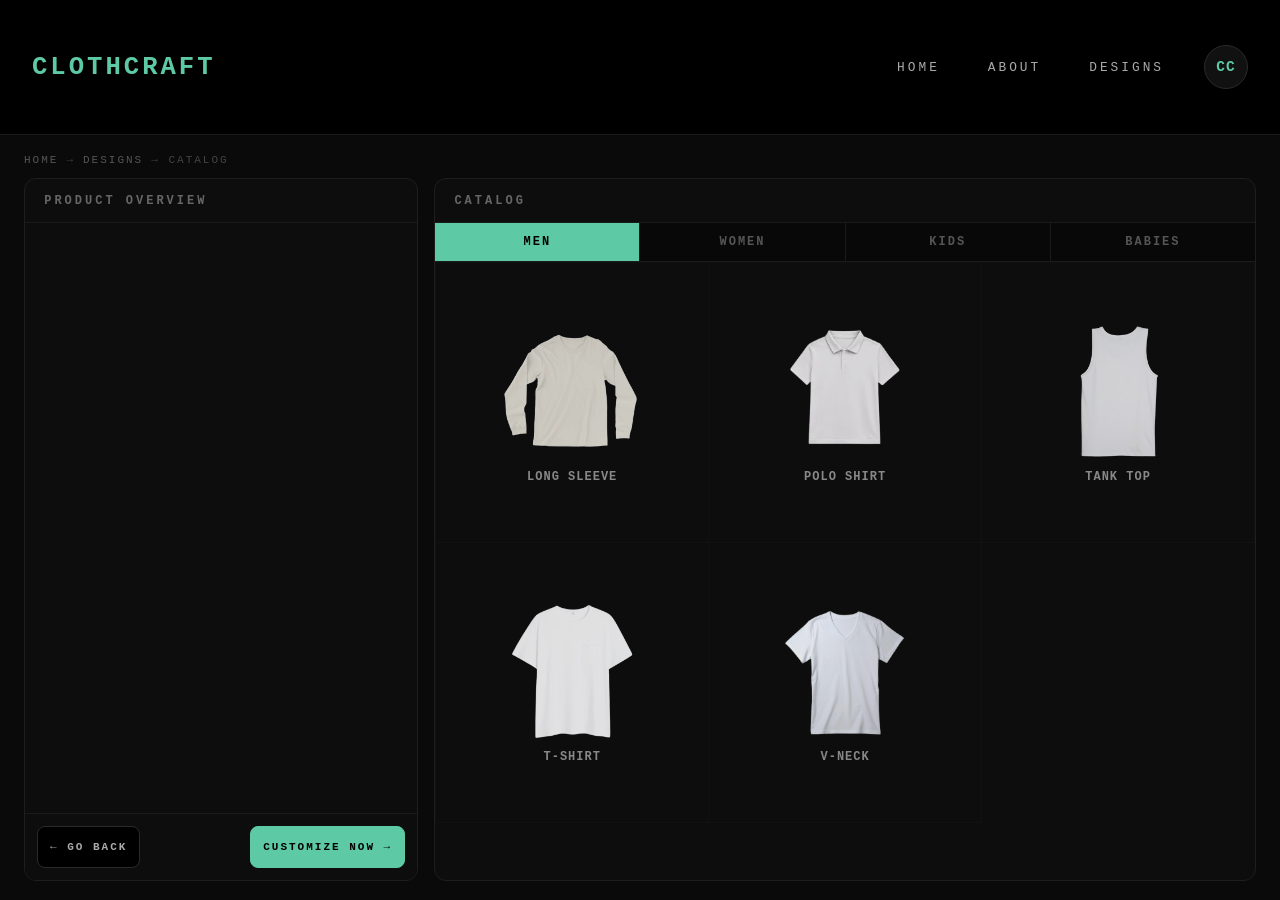
<file: Html/catalog.html>
<html lang="en">

<head>
    <meta charset="UTF-8">
    <meta name="viewport" content="width=device-width, initial-scale=1.0">
    <title>ClothCraft</title>

    <link rel="stylesheet" href="../Css/catalog.css">
    <link rel="stylesheet" href="../Css/header.css">
</head>

<body>
    <header>
        <a href="../index.html"><h1>ClothCraft</h1></a>

        <div class="catandmenu">
            <ul>
                <li><a href="../index.html">HOME</a></li>
                <li><a href="../index.html#concept-section">ABOUT</a></li>
                <li><a href="./category-page.html">DESIGNS</a></li>
            </ul>
            <button id="menubutton" onclick="showmenu()">
                <h1>CC</h1>
            </button>
        </div>

        <div class="menu" id="menu">
            <a href="./ClothCraft-Client.html">
                <div class="menu-item"><svg xmlns="http://www.w3.org/2000/svg" height="24px" viewBox="0 -960 960 960"
                        width="24px" fill="#e3e3e3">
                        <path
                            d="M234-276q51-39 114-61.5T480-360q69 0 132 22.5T726-276q35-41 54.5-93T800-480q0-133-93.5-226.5T480-800q-133 0-226.5 93.5T160-480q0 59 19.5 111t54.5 93Zm146.5-204.5Q340-521 340-580t40.5-99.5Q421-720 480-720t99.5 40.5Q620-639 620-580t-40.5 99.5Q539-440 480-440t-99.5-40.5ZM480-80q-83 0-156-31.5T197-197q-54-54-85.5-127T80-480q0-83 31.5-156T197-763q54-54 127-85.5T480-880q83 0 156 31.5T763-763q54 54 85.5 127T880-480q0 83-31.5 156T763-197q-54 54-127 85.5T480-80Zm100-95.5q47-15.5 86-44.5-39-29-86-44.5T480-280q-53 0-100 15.5T294-220q39 29 86 44.5T480-160q53 0 100-15.5ZM523-537q17-17 17-43t-17-43q-17-17-43-17t-43 17q-17 17-17 43t17 43q17 17 43 17t43-17Zm-43-43Zm0 360Z" />
                    </svg>
                    Account
                </div>
            </a>
            <div class="divider"></div>
            <a href="../index.html">
                <div class="menu-item danger">→ Logout</div>
            </a>
        </div>
    </header>

    <main>
        <div class="breadcrumb">
            <a href="./category-page.html">HOME</a> → <a href="">DESIGNS</a> → CATALOG
        </div>

        <div class="two-boxes">
            <div class="box box-overview">
                <p class="box-title">PRODUCT OVERVIEW</p>
                <div class="overview-content">
                    <table class="overview-table">
                        <tbody id="preview">
                           
                        </tbody>
                    </table>
                </div>
                <div class="buttons">
                    <a href="../Html/category-page.html">
                        <button>← GO BACK </button>
                    </a>
                    <a href="../Html/editor.html">
                        <button> CUSTOMIZE NOW →</button>
                    </a>

                </div>
            </div>


            <div class="box box-catalog">
                <p class="box-title">CATALOG</p>
                <div class="filter-category">
                    <button onclick="categorybtn(this, 1)">MEN</button>
                    <button onclick="categorybtn(this, 2)">WOMEN</button>
                    <button onclick="categorybtn(this, 3)">KIDS</button>
                    <button onclick="categorybtn(this, 4)">BABIES</button>
                </div>

                <div class="catalog-table-wrap">
                    <table class="catalog-table">
                        <tbody id="men">
                            <tr>
                                <td>
                                    <div class="products">
                                        <img src="../assets/Men/long sleeve-3d.png">
                                        <div class="id-btn">
                                            <button onclick="addProduct(this)">ADD</button>
                                            <span>Long Sleeve
                                                <span class="prod-id" style="display:none;">M1</span>
                                            </span>
                                        </div>
                                    </div>
                                </td>
                                <td>
                                    <div class="products">
                                        <img src="../assets/Men/Polo-shirt-3d.png">
                                        <div class="id-btn">
                                            <button onclick="addProduct(this)">ADD</button>
                                            <span>Polo Shirt
                                                <span class="prod-id" style="display:none;">M2</span>
                                            </span>
                                        </div>
                                    </div>
                                </td>
                                <td>
                                    <div class="products">
                                        <img src="../assets/Men/tanktop-3d.png">
                                        <div class="id-btn">
                                            <button onclick="addProduct(this)">ADD</button>
                                            <span>Tank Top
                                                <span class="prod-id" style="display:none;">M3</span>
                                            </span>
                                        </div>
                                    </div>
                                </td>

                            </tr>
                            <tr>
                                <td>
                                    <div class="products">
                                        <img src="../assets/Men/tshirt-3d.png">
                                        <div class="id-btn">
                                            <button onclick="addProduct(this)">ADD</button>
                                            <span>T-Shirt
                                                <span class="prod-id" style="display:none;">M4</span>
                                            </span>
                                        </div>
                                    </div>
                                </td>
                                <td>
                                    <div class="products">
                                        <img src="../assets/Men/vneck-3d.png">
                                        <div class="id-btn">
                                            <button onclick="addProduct(this)">ADD</button>
                                            <span>V-Neck
                                                <span class="prod-id" style="display:none;">M5</span>
                                            </span>
                                        </div>
                                    </div>
                                </td>
                            </tr>
                        </tbody>

                        <tbody id="women">
                            <tr>
                                <td>
                                    <div class="products">
                                        <img src="../assets/Women/Cropped Plain Tee.png">
                                        <div class="id-btn">
                                            <button onclick="addProduct(this)">ADD</button>
                                            <span>Cropped Tee
                                                <span class="prod-id" style="display:none;">W1</span>
                                            </span>
                                        </div>
                                    </div>
                                </td>
                                <td>
                                    <div class="products">
                                        <img src="../assets/Women/Hoodie.png">
                                        <div class="id-btn">
                                            <button onclick="addProduct(this)">ADD</button>
                                            <span>Hoodie
                                                 <span class="prod-id" style="display:none;">W2</span>
                                            </span>
                                        </div>
                                    </div>
                                </td>
                                <td>
                                    <div class="products">
                                        <img src="../assets/Women/Long sleeves.png">
                                        <div class="id-btn">
                                            <button onclick="addProduct(this)">ADD</button>
                                            <span>Long Sleeve
                                                 <span class="prod-id" style="display:none;">W3</span>
                                            </span>
                                        </div>
                                    </div>
                                </td>
                            </tr>
                            <tr>
                                <td>
                                    <div class="products">
                                        <img src="../assets/Women/Polo Shirt.png">
                                        <div class="id-btn">
                                            <button onclick="addProduct(this)">ADD</button>
                                            <span>Polo Shirt
                                                 <span class="prod-id" style="display:none;">W4</span>
                                            </span>
                                        </div>
                                    </div>
                                </td>
                                <td>
                                    <div class="products">
                                        <img src="../assets/Women/T-shirt.png">
                                        <div class="id-btn">
                                            <button onclick="addProduct(this)">ADD</button>
                                            <span>T-Shirt
                                                 <span class="prod-id" style="display:none;">W5</span>
                                            </span>
                                        </div>
                                    </div>
                                </td>
                                <td>
                                    <div class="products">
                                        <img src="../assets/Women/Tank Top.png">
                                        <div class="id-btn">
                                            <button onclick="addProduct(this)">ADD</button>
                                            <span>Tank Top
                                                 <span class="prod-id" style="display:none;">W6</span>
                                            </span>
                                        </div>
                                    </div>
                                </td>
                            </tr>
                        </tbody>

                        <tbody id="kids">
                            <tr>
                                <td>
                                    <div class="products">
                                        <img src="../assets/Kids/kids jacket.png">
                                        <div class="id-btn">
                                            <button onclick="addProduct(this)">ADD</button>
                                            <span>Kiddie Jacket
                                                 <span class="prod-id" style="display:none;">K1</span>
                                            </span>
                                        </div>
                                    </div>
                                </td>
                                <td>
                                    <div class="products">
                                        <img src="../assets/Kids/Kids polo.png">
                                        <div class="id-btn">
                                            <button onclick="addProduct(this)">ADD</button>
                                            <span>Kiddie Polo
                                                <span class="prod-id" style="display:none;">K2</span>
                                            </span>
                                        </div>
                                    </div>
                                </td>
                                <td>
                                    <div class="products">
                                        <img src="../assets/Kids/Kids tank top.png">
                                        <div class="id-btn">
                                            <button onclick="addProduct(this)">ADD</button>
                                            <span>Kiddie Tank Top
                                                <span class="prod-id" style="display:none;">K3</span>
                                            </span>
                                        </div>
                                    </div>
                                </td>
                            </tr>
                            <tr>
                                <td>
                                    <div class="products">
                                        <img src="../assets/Kids/Long Sleeve.png">
                                        <div class="id-btn">
                                            <button onclick="addProduct(this)">ADD</button>
                                            <span>Kiddie Long Sleeve
                                                <span class="prod-id" style="display:none;">K4</span>
                                            </span>
                                        </div>
                                    </div>
                                </td>
                            </tr>
                        </tbody>
                        <tbody id="babies">
                            <tr>
                                <td>
                                    <div class="products">
                                        <img src="../assets/Babies/baby_clothes-removebg-preview.png">
                                        <div class="id-btn">
                                            <button onclick="addProduct(this)">ADD</button>
                                            <span>Onesies
                                                <span class="prod-id" style="display:none;">B1</span>
                                            </span>
                                        </div>
                                    </div>
                                </td>
                                <td>
                                    <div class="products">
                                        <img src="../assets/Babies/baby_clothes_long_sleeve-removebg-preview.png">
                                        <div class="id-btn">
                                            <button onclick="addProduct(this)">ADD</button>
                                            <span>Baby Long Sleeve
                                                <span class="prod-id" style="display:none;">B2</span>
                                            </span>
                                        </div>
                                    </div>
                                </td>
                                <td>
                                    <div class="products">
                                        <img src="../assets/Babies/baby_Dress-removebg-preview.png">
                                        <div class="id-btn">
                                            <button onclick="addProduct(this)">ADD</button>
                                            <span>Baby Dress
                                                <span class="prod-id" style="display:none;">B3</span>
                                            </span>
                                        </div>
                                    </div>
                                </td>
                            </tr>
                            <tr>
                                <td>
                                    <div class="products">
                                        <img src="../assets/Babies/baby_hoodie-removebg-preview.png">
                                        <div class="id-btn">
                                            <button onclick="addProduct(this)">ADD</button>
                                            <span>Baby Hoodie
                                                <span class="prod-id" style="display:none;">B4</span>
                                            </span>
                                        </div>
                                    </div>
                                </td>
                            </tr>
                        </tbody>
                    </table>
                </div>
            </div>
        </div>
    </main>

    <script src="../Script/catalog.js"></script>

</body>

</html>
</file>
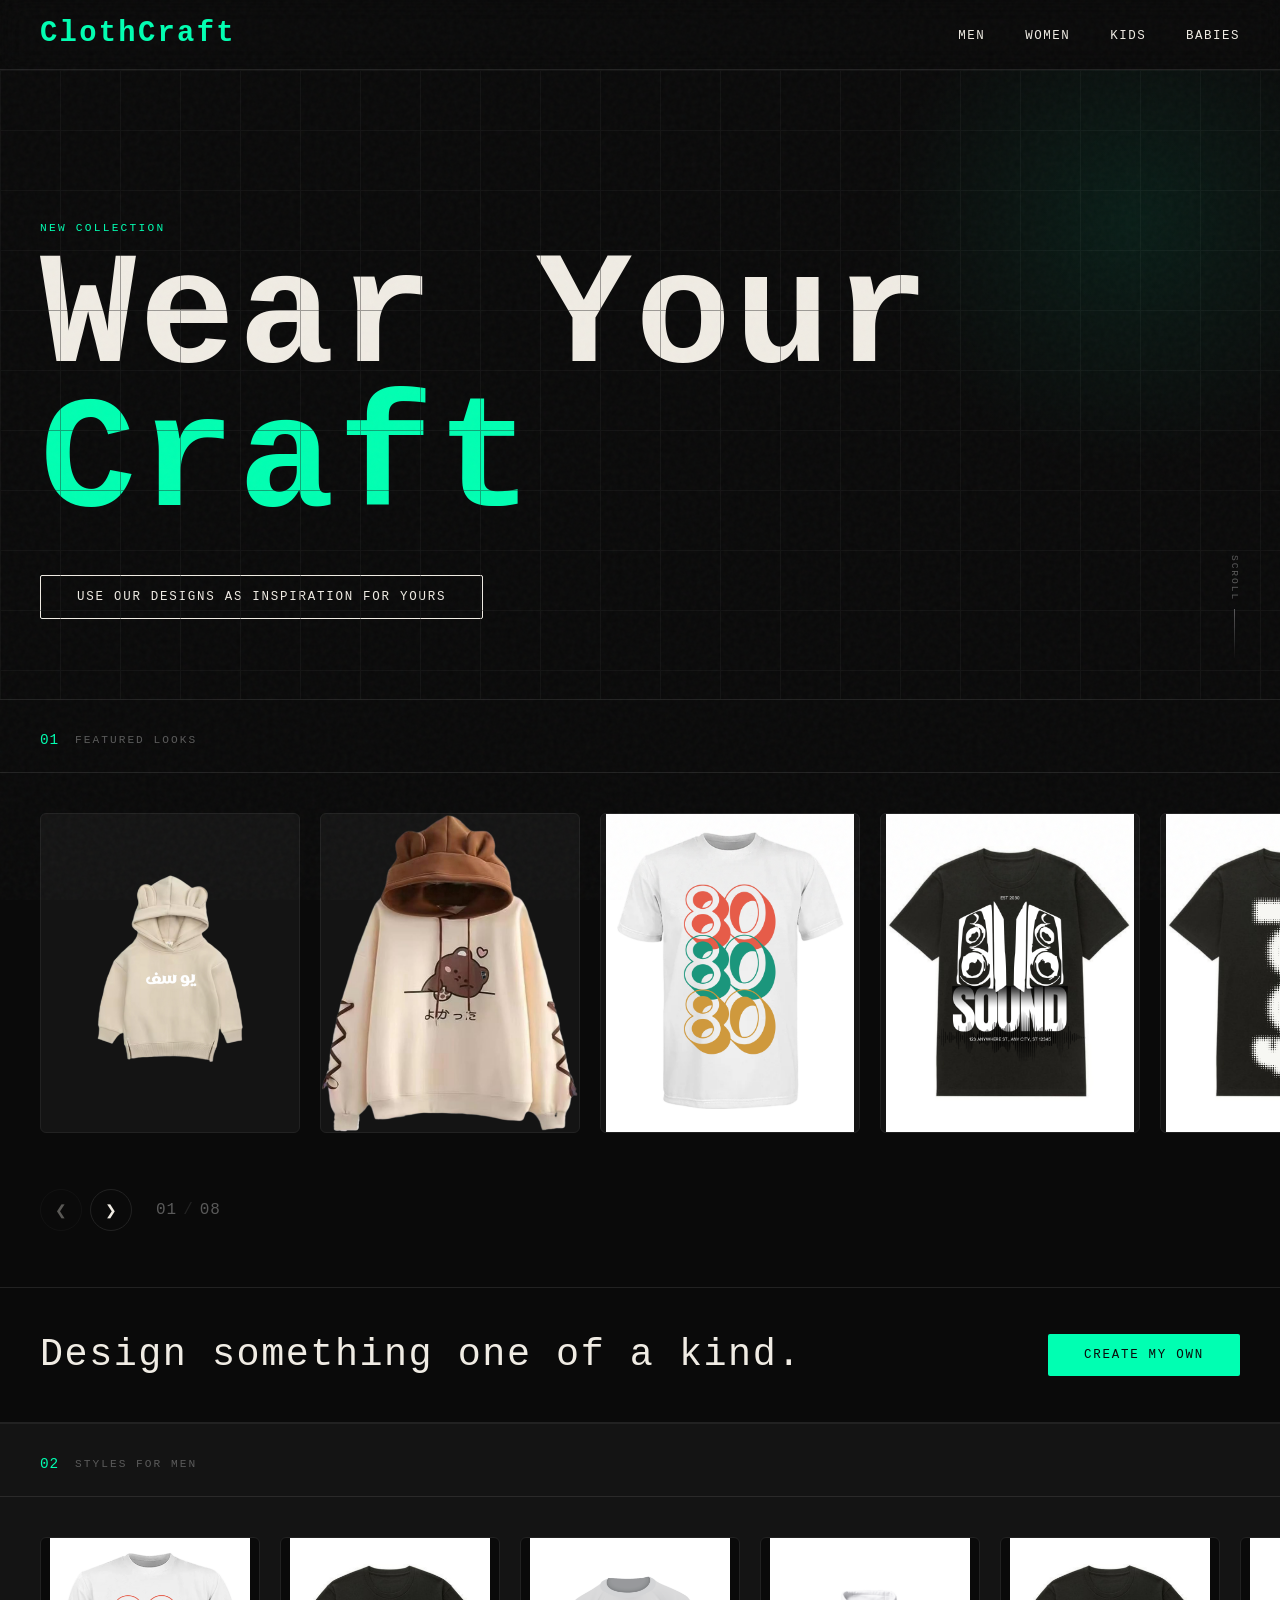
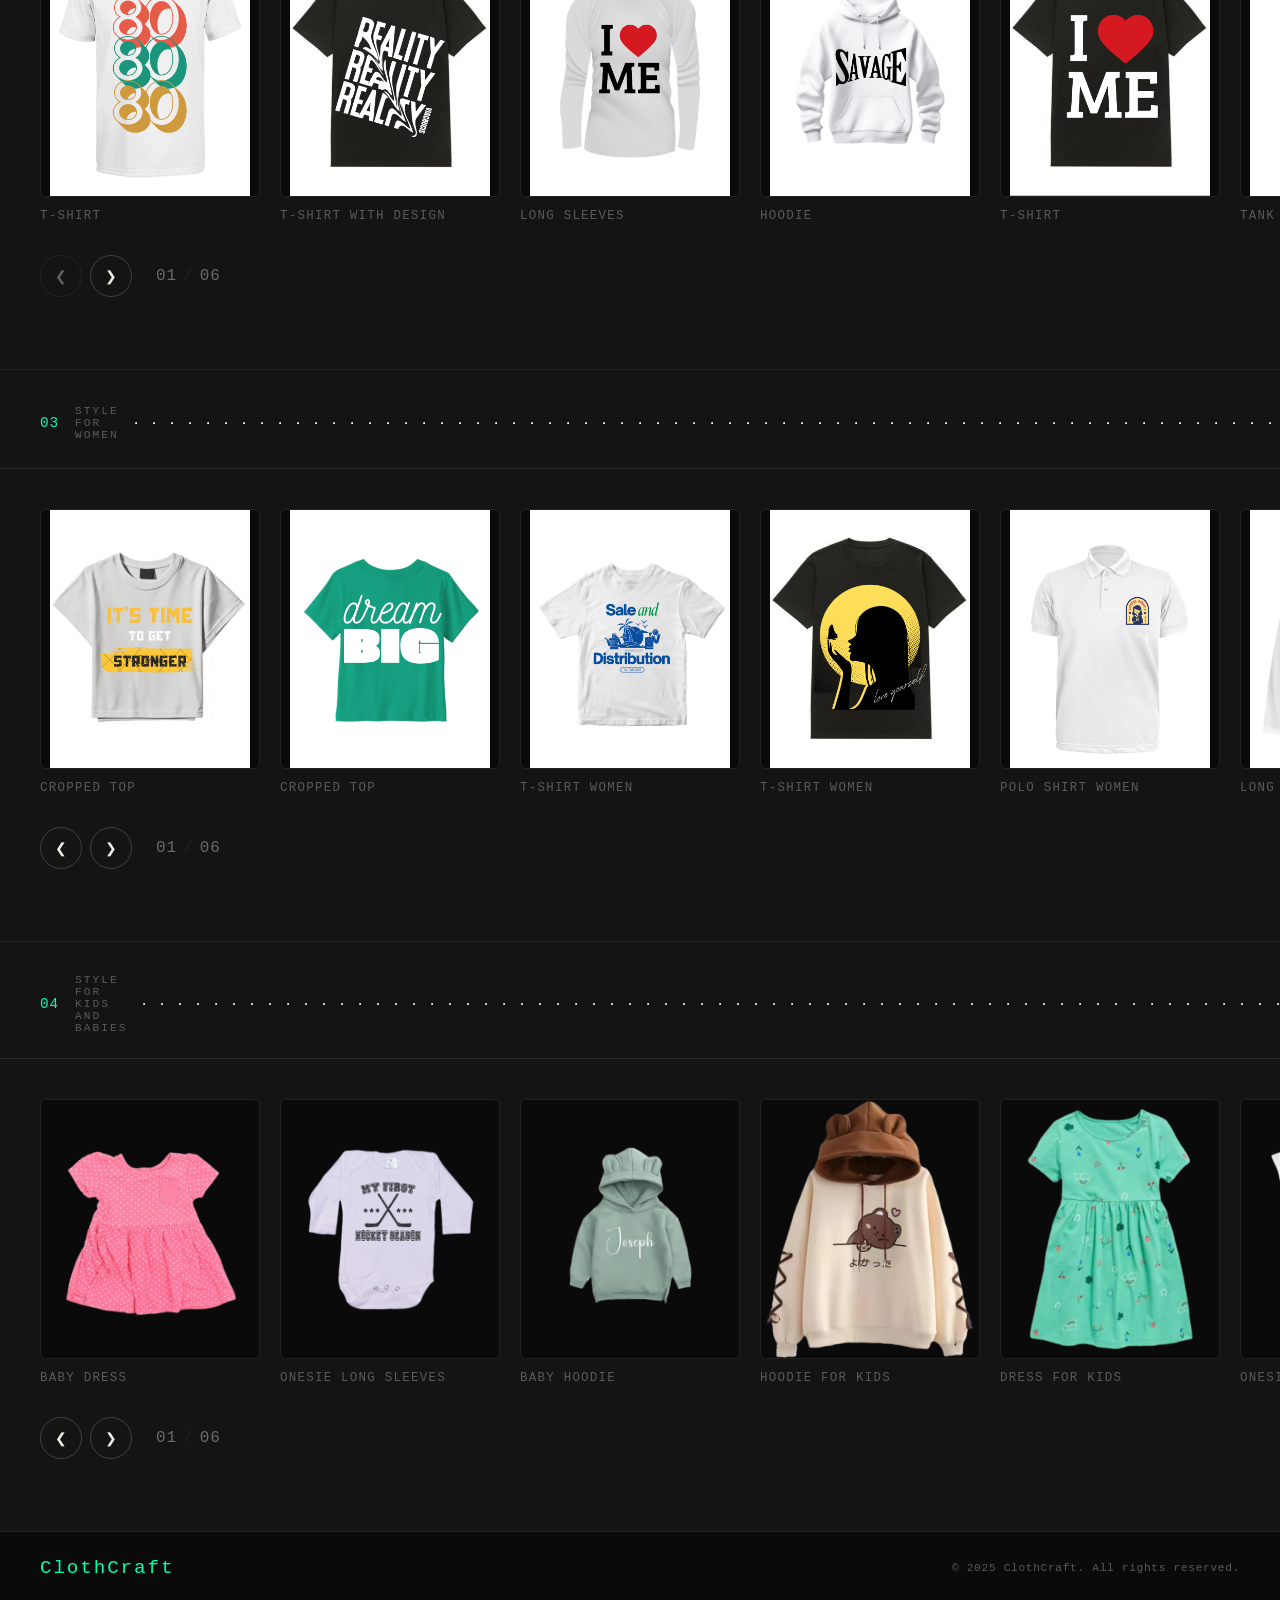
<file: Html/category-page.html>
<!DOCTYPE html>
<html lang="en">
<head>
    <meta charset="UTF-8">
    <meta name="viewport" content="width=device-width, initial-scale=1.0">
    <title>ClothCraft</title>
    <link rel="preconnect" href="https://fonts.googleapis.com">
    <link rel="preconnect" href="https://fonts.gstatic.com" crossorigin>
    <link href="https://fonts.googleapis.com/css2?family=Bebas+Neue&family=DM+Sans:ital,wght@0,300;0,400;0,500;1,300&display=swap" rel="stylesheet">
    <link rel="stylesheet" href="../Css/categorystyle(1).css">
</head>
<body>

    <!-- SIDE NAV OVERLAY -->
    <div class="sidenav-overlay" id="sidenavOverlay" onclick="closeSidenav()"></div>
    <nav class="sidenav" id="sidenav">
        <button class="sidenav-close" onclick="closeSidenav()">&#x2715;</button>
        <ul>
            <li><a href="#men-slide">Men</a></li>
            <li><a href="#women-slide">Women</a></li>
            <li><a href="#kids&babies">Kids</a></li>
            <li><a href="#kids&babies">Babies</a></li>
        </ul>
        <div class="sidenav-footer">
            <span>© 2025 ClothCraft</span>
        </div>
    </nav>

    <!-- HEADER -->
    <header>
        <a href="../index.html"><h1 class="logo">ClothCraft</h1></a>

        <nav class="main-nav">
            <ul>
                <li><a href="#men-slide">Men</a></li>
                <li><a href="#women-slide">Women</a></li>
                <li><a href="#kids&babies">Kids</a></li>
                <li><a href="#kids&babies">Babies</a></li>
            </ul>
        </nav>

        <button class="menu-btn" id="menubutton" onclick="showSidenav()" aria-label="Open menu">
            <span class="line"></span>
            <span class="line"></span>
            <span class="line"></span>
        </button>
    </header>

    <!-- HERO SECTION -->
    <section class="hero-section">
        <div class="hero-text">
            <p class="hero-eyebrow">New Collection</p>
            <h2 class="hero-heading">Wear Your<br><em>Craft</em></h2>
        </div>
        <div class="hero-cta">
            <a href="#Featured-looks" class="btn-outline">Use our Designs as inspiration for yours</a>
        </div>
        <div class="scroll-hint" >
            <span>Scroll</span>
            <div class="scroll-line" id="Featured-looks"></div>
        </div>
    </section>

    <!-- MAIN SHOWCASE CAROUSEL -->
    <section class="showcase-section" >
        <div class="section-label">
            <span class="label-number">01</span>
            <span class="label-text" >Featured Looks</span>
        </div>

        <div class="carousel-track-wrapper">
            <div class="carousel-track" id="carousel">
                <!-- Image slots — mockups go here -->
                <div class="carousel-card"><div class="card-placeholder"><img src="../assets/samples/Babies/Hoodie_/hoodie.png" alt="NOTHING YET"></div></div>
                <div class="carousel-card"><div class="card-placeholder"><img src="../assets/samples/Babies/Hoodie_/hoodie2.png" alt=""></div></div>
                <div class="carousel-card"><div class="card-placeholder"><img src="../assets/samples/Designs/1.png" alt="NOTHING YET"></div></div>
                <div class="carousel-card"><div class="card-placeholder"><img src="../assets/samples/Designs/11.png" alt="NOTHING YET"></div></div>
                <div class="carousel-card"><div class="card-placeholder"><img src="../assets/samples/Designs/17.png" alt="NOTHING YET"></div></div>
                <div class="carousel-card"><div class="card-placeholder"><img src="../assets/samples/Designs/20.png" alt="NOTHING YET"></div></div>
                <div class="carousel-card"><div class="card-placeholder"><img src="../assets/samples/Designs/5.png" alt="NOTHING YET"></div></div>
                <div class="carousel-card"><div class="card-placeholder"><img src="../assets/samples/Designs/15.png" alt="NOTHING YET"></div></div>
            </div>
        </div>

        <div class="carousel-controls">
            <div class="carousel-arrows">
                <button class="arrow-btn" id="prevBtn" aria-label="Previous">&#10094;</button>
                <button class="arrow-btn" id="nextBtn" aria-label="Next">&#10095;</button>
            </div>
            <div class="carousel-counter">
                <span id="carouselCurrent">01</span>
                <span class="counter-sep">/</span>
                <span id="carouselTotal">08</span>
            </div>
        </div>
    </section>

    <!-- CTA STRIP -->
    <div class="cta-strip">
        <p id="men-slide" class="cta-strip-text">Design something one of a kind. </p>
        <a href="../Html/catalog.html" class="btn-solid">Create My Own</a>
    </div>

    <!-- STYLES / TEMPLATES CAROUSEL -->
    <section class="styles-section" >
        <div class="section-label light">
            <span class="label-number" >02</span>
            <span class="label-text">Styles for Men</span>
        </div>

        <div class="grid-track-wrapper">
            <div class="grid-track" id="gridCarousel">
                <!-- Style template slots -->
                <div class="style-card">
                    <div class="style-placeholder"><img src="../assets/samples/Designs/1.png" alt="Nothing Yet"></div>
                    <p class="style-name">T-Shirt</p>
                </div>
                <div class="style-card">
                    <div class="style-placeholder"><img src="../assets/samples/Designs/3.png" alt="Nothing Yet"></div>
                    <p class="style-name">T-shirt with design</p>
                </div>
                <div class="style-card">
                    <div class="style-placeholder"><img src="../assets/samples/Designs/7.png" alt="Nothing Yet"></div>
                    <p class="style-name">Long Sleeves</p>
                </div>
                <div class="style-card">
                    <div class="style-placeholder"><img src="../assets/samples/Designs/6.png" alt="Nothing Yet"></div>
                    <p class="style-name">Hoodie</p>
                </div>
                <div class="style-card">
                    <div class="style-placeholder"><img src="../assets/samples/Designs/10.png" alt="Nothing Yet"></div>
                    <p class="style-name">T-Shirt</p>
                </div>
                <div class="style-card">
                    <div class="style-placeholder"><img src="../assets/samples/Designs/8.png" alt="Nothing Yet"></div>
                    <p class="style-name">Tank Top</p>
                </div>
            </div>
        </div>

        <div class="carousel-controls light">
            <div class="carousel-arrows">
                <button class="arrow-btn dark" id="gridPrev" aria-label="Previous">&#10094;</button>
                <button class="arrow-btn dark" id="gridNext" aria-label="Next">&#10095;</button>
            </div>
            <div class="carousel-counter dark">
                <span id="gridCurrent">01</span>
                <span class="counter-sep">/</span>
                <span id="gridTotal">06</span>
            </div>
        </div>
    </section>

 

    <!-- STYLES / TEMPLATES CAROUSEL part 2 -->
    <section class="styles-section" id="women-slide">
        <div class="section-label light">
            <span class="label-number" >03</span>
            <span class="label-text">Style for Women</span><hr><hr><hr><hr><hr><hr><hr><hr><hr><hr><hr><hr><hr><hr><hr><hr><hr><hr><hr><hr><hr><hr><hr><hr><hr><hr><hr>
            <hr><hr><hr><hr><hr><hr><hr><hr><hr><hr><hr><hr><hr><hr><hr><hr><hr><hr><hr><hr><hr><hr>
            <hr><hr><hr><hr><hr><hr><hr><hr><hr><hr><hr><hr><hr><hr><hr><hr><hr><hr><hr><hr><hr><hr>
            <hr><hr><hr><hr><hr><hr><hr><hr><hr>
            <a href="../Html/catalog.html" class="btn-solid">Create My Own</a>
        </div>

        <div class="grid-track-wrapper">
            <div class="grid-track" id="gridCarousel">
                <!-- Style template slots -->
                <div class="style-card">
                    <div class="style-placeholder"><img src="../assets/samples/Designs/5.png" alt="Nothing Yet"></div>
                    <p class="style-name">Cropped Top</p>
                </div>
                <div class="style-card">
                    <div class="style-placeholder"><img src="../assets/samples/Designs/12.png" alt="Nothing Yet"></div>
                    <p class="style-name">Cropped Top</p>
                </div>
                <div class="style-card">
                    <div class="style-placeholder"><img src="../assets/samples/Designs/13.png" alt="Nothing Yet"></div>
                    <p class="style-name">T-Shirt Women</p>
                </div>
                <div class="style-card">
                    <div class="style-placeholder"><img src="../assets/samples/womendesign/Woman Designs/21.png" alt="Nothing Yet"></div>
                    <p class="style-name">T-Shirt Women</p>
                </div>
                <div class="style-card">
                    <div class="style-placeholder"><img src="../assets/samples/womendesign/Woman Designs/24.png" alt="Nothing Yet"></div>
                    <p class="style-name">Polo Shirt Women</p>
                </div>
                <div class="style-card">
                    <div class="style-placeholder"><img src="../assets/samples/womendesign/Woman Designs/30.png" alt="Nothing Yet"></div>
                    <p class="style-name">Long Sleeve Women</p>
                </div>
            </div>
        </div>

        <div class="carousel-controls light">
            <div class="carousel-arrows">
                <button class="arrow-btn dark" id="gridPrev" aria-label="Previous">&#10094;</button>
                <button class="arrow-btn dark" id="gridNext" aria-label="Next">&#10095;</button>
            </div>
            <div class="carousel-counter dark">
                <span id="gridCurrent">01</span>
                <span class="counter-sep">/</span>
                <span id="gridTotal">06</span>
            </div>
        </div>
    </section>

    <!-- STYLES / TEMPLATES CAROUSEL part 3 -->
    <section class="styles-section" id="kids&babies">
        <div class="section-label light">
            <span class="label-number" >04</span>
            <span class="label-text">Style for Kids And Babies</span><hr><hr><hr><hr><hr><hr><hr><hr><hr><hr><hr><hr><hr><hr><hr><hr><hr><hr><hr><hr><hr><hr><hr><hr>
            <hr><hr><hr><hr><hr><hr><hr><hr><hr><hr><hr><hr><hr><hr><hr><hr><hr><hr><hr><hr><hr><hr>
            <hr><hr><hr><hr><hr><hr><hr><hr><hr><hr><hr><hr><hr><hr><hr><hr><hr><hr><hr><hr>
            <hr><hr><hr><hr><hr><hr><hr><hr><hr>
            <a href="../Html/catalog.html" class="btn-solid">Create My Own</a>
        </div>

        <div class="grid-track-wrapper">
            <div class="grid-track" id="gridCarousel">
                <!-- Style template slots -->
                <div class="style-card">
                    <div class="style-placeholder"><img src="../assets/samples/Babies/Dresses/Baby girl dress with design 1.png" alt="Nothing Yet"></div>
                    <p class="style-name">Baby Dress</p>
                </div>
                <div class="style-card">
                    <div class="style-placeholder"><img src="../assets/samples/Babies/Onesie long sleeve_/Long sleeve onesies 3.png" alt="Nothing Yet"></div>
                    <p class="style-name">Onesie Long Sleeves</p>
                </div>
                <div class="style-card">
                    <div class="style-placeholder"><img src="../assets/samples/Babies/Hoodie_/hoodie3.png" alt="Nothing Yet"></div>
                    <p class="style-name">Baby Hoodie</p>
                </div>
                <div class="style-card">
                    <div class="style-placeholder"><img src="../assets/samples/Babies/Hoodie_/hoodie2.png" alt="Nothing Yet"></div>
                    <p class="style-name">Hoodie for Kids</p>
                </div>
                <div class="style-card">
                    <div class="style-placeholder"><img src="../assets/samples/Babies/Dresses/Baby girl dress with design 3.png" alt="Nothing Yet"></div>
                    <p class="style-name">Dress for Kids</p>
                </div>
                <div class="style-card">
                    <div class="style-placeholder"><img src="../assets/samples/Babies/Onesie_/Onesies design 2.png" alt="Nothing Yet"></div>
                    <p class="style-name">Onesie</p>
                </div>
            </div>
        </div>

        <div class="carousel-controls light">
            <div class="carousel-arrows">
                <button class="arrow-btn dark" id="gridPrev" aria-label="Previous">&#10094;</button>
                <button class="arrow-btn dark" id="gridNext" aria-label="Next">&#10095;</button>
            </div>
            <div class="carousel-counter dark">
                <span id="gridCurrent">01</span>
                <span class="counter-sep">/</span>
                <span id="gridTotal">06</span>
            </div>
        </div>
    </section>


    <!-- FOOTER STRIP -->
    <footer>
        <p class="footer-logo">ClothCraft</p>
        <p class="footer-copy">© 2025 ClothCraft. All rights reserved.</p>
    </footer>

    <script src="../Script/category-script.js"></script>
</body>
</html>
</file>
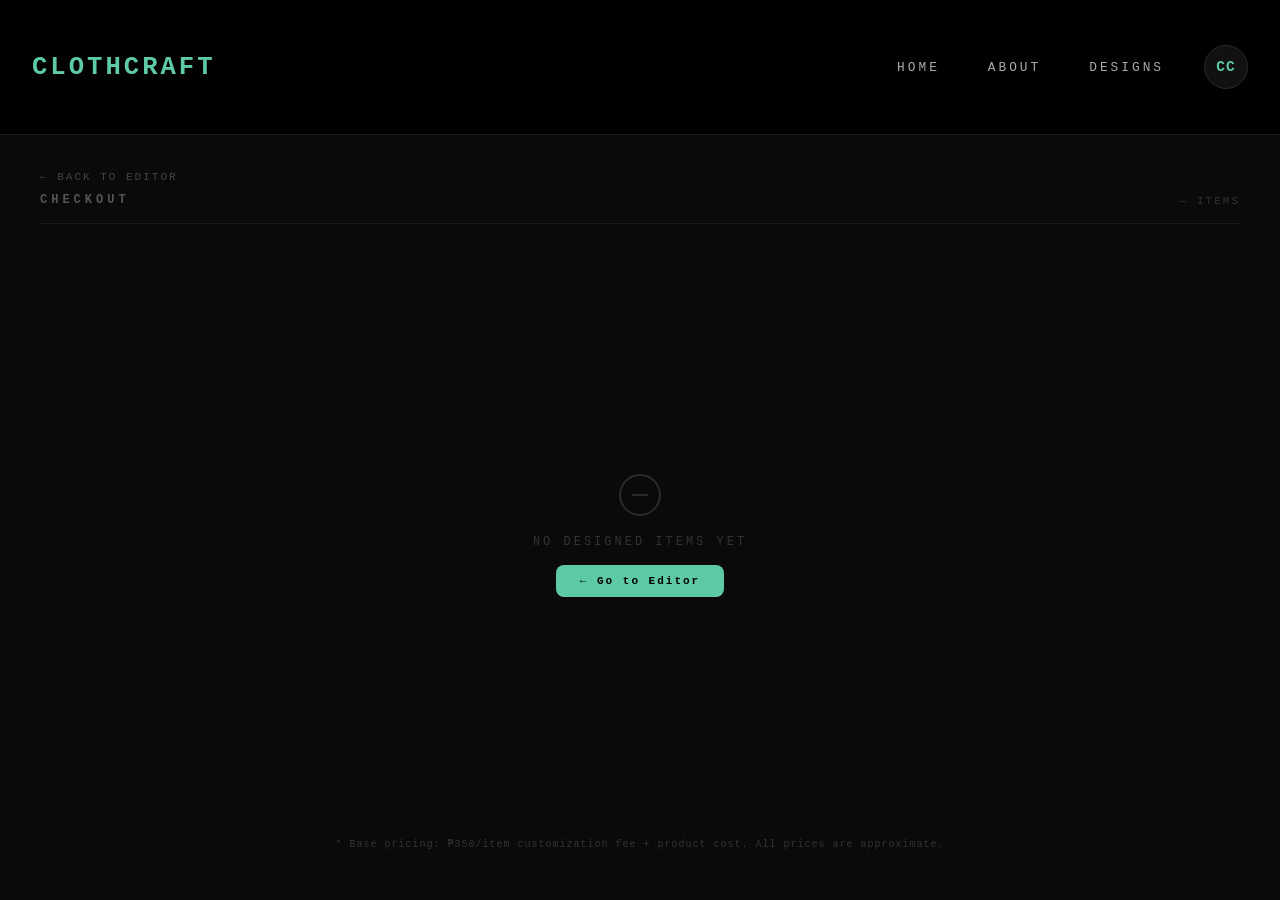
<file: Html/checkout1.html>
<!DOCTYPE html>
<html lang="en">
<head>
    <meta charset="UTF-8">
    <meta name="viewport" content="width=device-width, initial-scale=1.0">
    <title>ClothCraft — Checkout</title>
    <link rel="stylesheet" href="../Css/header.css">
    <style>
        main {
            flex: 1;
            display: flex;
            flex-direction: column;
            background: #0a0a0a;
            padding: 2rem 2.5rem;
            gap: 1.5rem;
            overflow-y: auto;
        }

        .page-header {
            display: flex;
            justify-content: space-between;
            align-items: flex-end;
            border-bottom: 1px solid #1a1a1a;
            padding-bottom: 1rem;
        }

        .page-header h2 {
            margin: 0;
            font-size: 0.75rem;
            letter-spacing: 4px;
            color: #555;
            text-transform: uppercase;
        }

        .page-header span {
            font-size: 11px;
            color: #333;
            letter-spacing: 2px;
        }

        /* ── ITEMS GRID ── */
        .items-grid {
            display: grid;
            grid-template-columns: repeat(auto-fill, minmax(280px, 1fr));
            gap: 1rem;
        }

        .item-card {
            background: #0d0d0d;
            border: 1px solid #1e1e1e;
            border-radius: 14px;
            overflow: hidden;
            display: flex;
            flex-direction: column;
            transition: border-color 0.2s, box-shadow 0.2s;
        }

        .item-card:hover {
            border-color: #2a2a2a;
            box-shadow: 0 8px 40px rgba(0,0,0,0.4);
        }

        .item-preview {
            background: #111;
            width: 100%;
            height: 200px;
            display: flex;
            align-items: center;
            justify-content: center;
            overflow: hidden;
            border-bottom: 1px solid #1a1a1a;
            position: relative;
        }

        .item-preview img {
            max-width: 100%;
            max-height: 100%;
            object-fit: contain;
        }

        .item-preview .design-badge {
            position: absolute;
            top: 10px;
            left: 10px;
            background: rgba(93, 202, 165, 0.15);
            border: 1px solid rgba(93, 202, 165, 0.3);
            color: #5DCAA5;
            font-size: 9px;
            letter-spacing: 2px;
            padding: 3px 8px;
            border-radius: 4px;
        }

        .item-info {
            padding: 1rem;
            display: flex;
            flex-direction: column;
            gap: 8px;
            flex: 1;
        }

        .item-products {
            font-size: 11px;
            color: #666;
            letter-spacing: 1px;
        }

        .item-products span {
            display: inline-block;
            background: #1a1a1a;
            border: 1px solid #252525;
            border-radius: 4px;
            padding: 2px 7px;
            margin: 2px 2px 2px 0;
            color: #888;
        }

        .item-date {
            font-size: 10px;
            color: #333;
            letter-spacing: 1px;
        }

        .item-bottom {
            display: flex;
            justify-content: space-between;
            align-items: center;
            margin-top: auto;
            padding-top: 10px;
            border-top: 1px solid #1a1a1a;
        }

        .item-price {
            font-size: 1.1rem;
            font-weight: 700;
            color: #5DCAA5;
            letter-spacing: 1px;
        }

        .item-price small {
            font-size: 10px;
            color: #444;
            font-weight: normal;
            display: block;
            letter-spacing: 1px;
        }

        .remove-btn {
            background: transparent;
            border: 1px solid #2a2a2a;
            border-radius: 7px;
            color: #e24b4a;
            font-size: 10px;
            letter-spacing: 2px;
            padding: 6px 12px;
            cursor: pointer;
            font-family: 'Courier New', Courier, monospace;
            transition: background 0.15s, border-color 0.15s;
        }

        .remove-btn:hover {
            background: #1e1010;
            border-color: #e24b4a;
        }

        /* ── EMPTY STATE ── */
        .empty-state {
            display: flex;
            flex-direction: column;
            align-items: center;
            justify-content: center;
            flex: 1;
            gap: 16px;
            color: #333;
            padding: 4rem;
        }

        .empty-state svg {
            width: 48px;
            height: 48px;
            stroke: #2a2a2a;
        }

        .empty-state p {
            font-size: 12px;
            letter-spacing: 3px;
            text-transform: uppercase;
            margin: 0;
        }

        .empty-state a button {
            background: #5DCAA5;
            color: #000;
            border: none;
            border-radius: 8px;
            padding: 10px 24px;
            font-size: 11px;
            font-weight: 700;
            letter-spacing: 2px;
            cursor: pointer;
            font-family: 'Courier New', Courier, monospace;
            transition: background 0.2s;
        }

        .empty-state a button:hover { background: #4ab894; }

        /* ── CHECKOUT SUMMARY ── */
        .summary-bar {
            background: #0d0d0d;
            border: 1px solid #1e1e1e;
            border-radius: 14px;
            padding: 1.5rem;
            display: flex;
            justify-content: space-between;
            align-items: center;
            gap: 1rem;
            flex-wrap: wrap;
        }

        .summary-left {
            display: flex;
            flex-direction: column;
            gap: 6px;
        }

        .summary-label {
            font-size: 10px;
            color: #444;
            letter-spacing: 3px;
            text-transform: uppercase;
        }

        .summary-count {
            font-size: 13px;
            color: #888;
            letter-spacing: 1px;
        }

        .summary-total {
            display: flex;
            flex-direction: column;
            align-items: flex-end;
            gap: 4px;
        }

        .summary-total .total-label {
            font-size: 10px;
            color: #444;
            letter-spacing: 3px;
            text-transform: uppercase;
        }

        .summary-total .total-price {
            font-size: 2rem;
            font-weight: 700;
            color: #5DCAA5;
            letter-spacing: 2px;
        }

        .summary-total small {
            font-size: 10px;
            color: #333;
            letter-spacing: 1px;
        }

        .place-order-btn {
            background: #5DCAA5;
            color: #000;
            border: none;
            border-radius: 10px;
            padding: 14px 32px;
            font-size: 12px;
            font-weight: 700;
            letter-spacing: 3px;
            cursor: pointer;
            font-family: 'Courier New', Courier, monospace;
            transition: background 0.2s, transform 0.15s, box-shadow 0.2s;
            box-shadow: 0 4px 20px rgba(93, 202, 165, 0.25);
            white-space: nowrap;
        }

        .place-order-btn:hover {
            background: #4ab894;
            transform: translateY(-2px);
            box-shadow: 0 8px 30px rgba(93, 202, 165, 0.35);
        }

        .price-note {
            font-size: 10px;
            color: #333;
            letter-spacing: 1px;
            text-align: center;
            padding: 0.5rem;
        }

        /* ── BACK LINK ── */
        .back-link {
            display: inline-flex;
            align-items: center;
            gap: 6px;
            font-size: 11px;
            color: #444;
            letter-spacing: 2px;
            cursor: pointer;
            transition: color 0.2s;
            text-decoration: none;
        }

        .back-link:hover { color: #aaa; }
    </style>
</head>
<body>
    <header>
        <h1>ClothCraft</h1>
        <div class="catandmenu">
            <ul>
                <li><a href="../index.html">HOME</a></li>
                <li><a href="../index.html#concept-section">ABOUT</a></li>
                <li><a href="./category-page.html">DESIGNS</a></li>
            </ul>
            <button id="menubutton" onclick="showmenu()">
                <h1>CC</h1>
            </button>
        </div>
        <div class="menu" id="menu">
            <a href=""><div class="menu-item">⚙ Settings</div></a>
            <div class="divider"></div>
            <a href=""><div class="menu-item danger">→ Logout</div></a>
        </div>
    </header>

    <main>
        <div class="page-header">
            <div>
                <a href="editor.html" class="back-link">← BACK TO EDITOR</a>
                <h2 style="margin-top:8px;">CHECKOUT</h2>
            </div>
            <span id="item-count-label">— ITEMS</span>
        </div>

        <div class="items-grid" id="items-grid"></div>

        <div class="empty-state" id="empty-state" style="display:none;">
            <svg viewBox="0 0 24 24" fill="none" stroke="currentColor" stroke-width="1">
                <circle cx="12" cy="12" r="10"/>
                <line x1="8" y1="12" x2="16" y2="12"/>
            </svg>
            <p>No designed items yet</p>
            <a href="editor.html"><button>← Go to Editor</button></a>
        </div>

        <div class="summary-bar" id="summary-bar">
            <div class="summary-left">
                <div class="summary-label">Order Summary</div>
                <div class="summary-count" id="summary-count">0 item(s)</div>
            </div>
            <div class="summary-total">
                <div class="total-label">Estimated Total</div>
                <div class="total-price" id="total-price">₱0.00</div>
                <small>Prices are estimates. Final price may vary.</small>
            </div>
            <button class="place-order-btn" onclick="placeOrder()">PLACE ORDER →</button>
        </div>
        <p class="price-note">* Base pricing: ₱350/item customization fee + product cost. All prices are approximate.</p>
    </main>

    <script>
        function showmenu() {
            document.getElementById('menu').classList.toggle('open');
        }
        document.addEventListener('click', e => {
            if (!e.target.closest('.catandmenu')) {
                document.getElementById('menu').classList.remove('open');
            }
        });

        // Pricing assumption per item
        const BASE_PRICE = 350;

        function formatDate(ts) {
            return new Date(ts).toLocaleDateString('en-PH', { month: 'short', day: 'numeric', year: 'numeric', hour: '2-digit', minute: '2-digit' });
        }

        function formatPrice(p) {
            return '₱' + p.toLocaleString('en-PH', { minimumFractionDigits: 2 });
        }

        function loadItems() {
            const items = JSON.parse(localStorage.getItem('checkoutItems') || '[]');
            const grid = document.getElementById('items-grid');
            const emptyState = document.getElementById('empty-state');
            const summaryBar = document.getElementById('summary-bar');
            const summaryCount = document.getElementById('summary-count');
            const totalPriceEl = document.getElementById('total-price');
            const countLabel = document.getElementById('item-count-label');

            grid.innerHTML = '';

            if (items.length === 0) {
                emptyState.style.display = 'flex';
                summaryBar.style.display = 'none';
                countLabel.textContent = '— ITEMS';
                return;
            }

            emptyState.style.display = 'none';
            summaryBar.style.display = 'flex';
            countLabel.textContent = items.length + (items.length === 1 ? ' ITEM' : ' ITEMS');
            summaryCount.textContent = items.length + ' item(s)';

            let total = 0;

            items.forEach((item, idx) => {
                const card = document.createElement('div');
                card.className = 'item-card';

                // estimate price: BASE + extra per product on canvas
                const productCount = item.products ? item.products.length : 0;
                const itemPrice = BASE_PRICE + (productCount * 50);
                total += itemPrice;

                const productsHTML = item.products && item.products.length > 0
                    ? item.products.map(p => `<span>${p}</span>`).join('')
                    : '<span>Custom design</span>';

                card.innerHTML = `
                    <div class="item-preview">
                        <div class="design-badge">CUSTOM DESIGN</div>
                        ${item.canvasImage
                            ? `<img src="${item.canvasImage}" alt="Design ${idx + 1}" />`
                            : `<div style="color:#333;font-size:11px;letter-spacing:2px;text-align:center;">DESIGN PREVIEW<br><span style="font-size:9px;color:#222;">Not available for local files</span></div>`
                        }
                    </div>
                    <div class="item-info">
                        <div class="item-products">${productsHTML}</div>
                        <div class="item-date">${formatDate(item.timestamp)}</div>
                        <div class="item-bottom">
                            <div class="item-price">
                                ${formatPrice(itemPrice)}
                                <small>est. per item</small>
                            </div>
                            <button class="remove-btn" onclick="removeItem(${idx})">REMOVE</button>
                        </div>
                    </div>
                `;
                grid.appendChild(card);
            });

            totalPriceEl.textContent = formatPrice(total);
        }

        function removeItem(idx) {
            const items = JSON.parse(localStorage.getItem('checkoutItems') || '[]');
            items.splice(idx, 1);
            localStorage.setItem('checkoutItems', JSON.stringify(items));
            loadItems();
        }

        function placeOrder() {
            const items = JSON.parse(localStorage.getItem('checkoutItems') || '[]');
            if (items.length === 0) {
                alert('No items to order!');
                return;
            }
            // Clear and confirm
            if (confirm('Place your order? We will contact you to confirm.')) {
                localStorage.removeItem('checkoutItems');
                localStorage.removeItem('previewProducts');
                localStorage.removeItem('addedProducts');
                alert('🎉 Order placed! We will reach out to confirm and analyze your custom ClothCraft order.');
                window.location.href = 'catalog.html';
            }
        }

        window.onload = loadItems;
    </script>
</body>
</html>
</file>
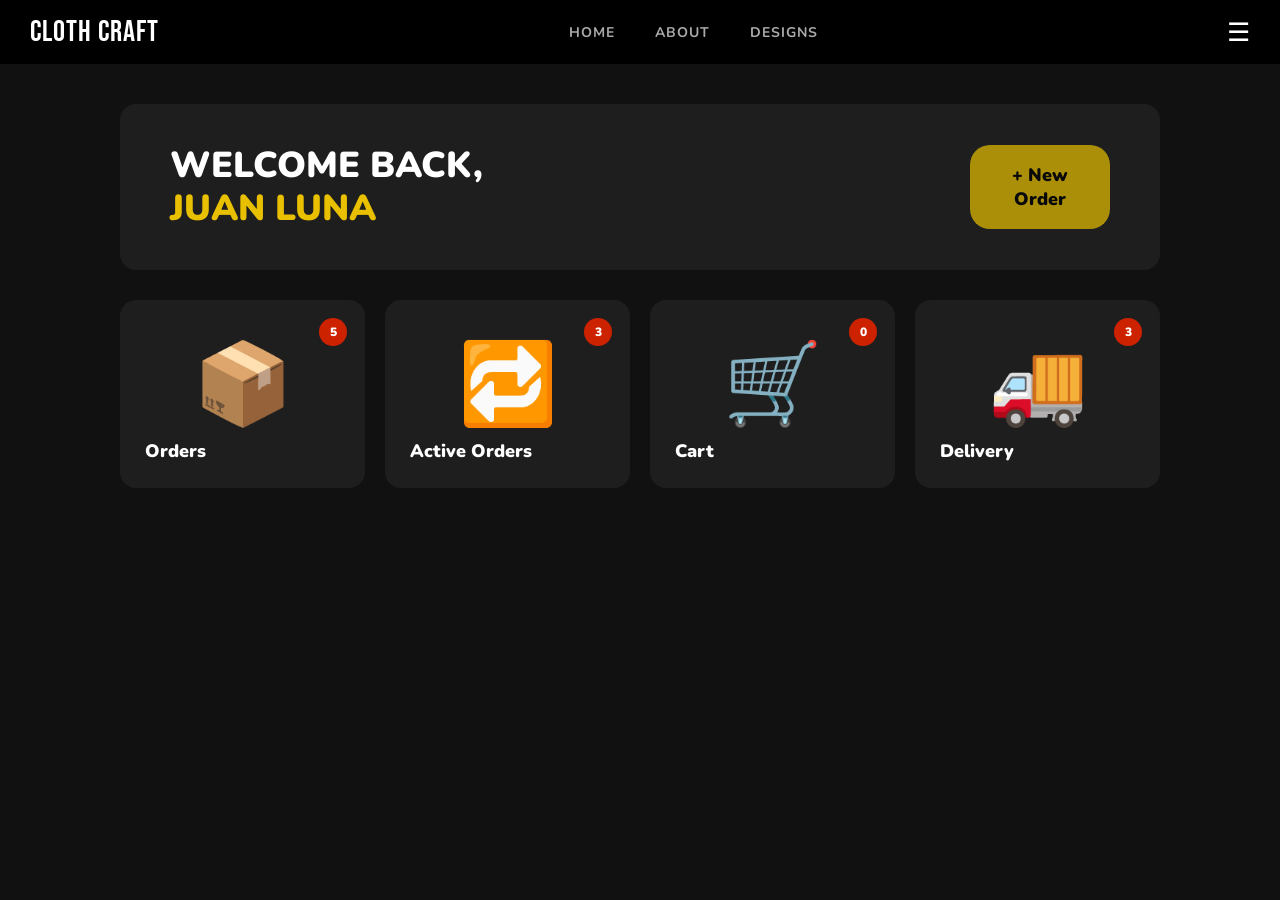
<file: Html/ClothCraft-Client.html>
<!DOCTYPE html>
<html lang="en">
<head>
  <meta charset="UTF-8" />
  <meta name="viewport" content="width=device-width, initial-scale=1.0" />
  <title>Cloth Craft – Client</title>
  <link href="https://fonts.googleapis.com/css2?family=Bebas+Neue&family=Nunito:wght@400;600;700;900&display=swap" rel="stylesheet" />
  <link rel="stylesheet" href="../Css/client.css" />
</head>
<body>

  <!-- NAVBAR -->
  <nav>
    <div class="nav-logo">Cloth Craft</div>

    <ul class="nav-links">
      <li><a onclick="showPage('home')">HOME</a></li>
      <li><a onclick="showToast('About page not added yet!', 'ℹ️')">ABOUT</a></li>
      <li><a onclick="showToast('Designs page not added yet!', '🎨')">DESIGNS</a></li>
    </ul>

    <button class="hamburger-btn" onclick="toggleHamburger()">☰</button>
  </nav>

  <!-- HAMBURGER MENU -->
  <div class="hamburger-menu" id="hamburgerMenu">
    <a onclick="showPage('account'); closeHamburger()">Account</a>
    <a onclick="showPage('delivery'); closeHamburger()">Delivery Tracking</a>
    <hr />
    <button onclick="signOut()">Sign Out</button>
  </div>

  <!-- PAGE: HOME -->
  <div id="page-home" class="page active">
    <div class="home-content">

      <div class="welcome-banner">
        <div>
          <h1>WELCOME BACK,<br /><span id="welcomeName">JUAN LUNA</span></h1>
        </div>
        <button class="btn-new-order" title="New orders are handled by our team" onclick="window.location.href='./catalog.html'">
          + New<br>Order
        </button>
      </div>

      <div class="shortcut-grid">
        <div class="shortcut-card" onclick="showPage('orders')">
          <span class="shortcut-badge" id="badgeOrders">5</span>
          <span class="icon">📦</span>
          <h3>Orders</h3>
        </div>

        <div class="shortcut-card" onclick="showPage('active')">
          <span class="shortcut-badge" id="badgeActive">2</span>
          <span class="icon">🔁</span>
          <h3>Active Orders</h3>
        </div>

        <div class="shortcut-card" onclick="showPage('cart')">
          <span class="shortcut-badge" id="badgeCart">0</span>
          <span class="icon">🛒</span>
          <h3>Cart</h3>
        </div>
        
        <div class="shortcut-card" onclick="showPage('delivery')"> 
          <span class="shortcut-badge" id="badgeDelivery">3</span>
          <span class="icon">🚚</span>
          <h3>Delivery</h3>
        </div>
      </div>

    </div>
  </div>

  <!-- PAGE: ORDERS -->
  <div id="page-orders" class="page">
    <div class="inner-header">
      <h2>Recent Orders</h2>
      <p>Click "Track" on any order to see its current status.</p>
    </div>

    <div class="inner-content">
      <div class="filter-tabs">
        <button class="filter-tab active" onclick="filterOrders('all', this)">All</button>
        <button class="filter-tab" onclick="filterOrders('confirmed', this)">Confirmed</button>
        <button class="filter-tab" onclick="filterOrders('production', this)">In Production</button>
        <button class="filter-tab" onclick="filterOrders('shipped', this)">Shipped</button>
        <button class="filter-tab" onclick="filterOrders('delivered', this)">Delivered</button>
      </div>

      <table class="orders-table">
        <thead>
          <tr>
            <th>Order ID</th>
            <th>Item</th>
            <th>Category</th>
            <th>Qty</th>
            <th>Amount (₱)</th>
            <th>Status</th>
            <th>Date</th>
            <th>Action</th>
          </tr>
        </thead>
        <tbody id="ordersTableBody"></tbody>
      </table>
    </div>
  </div>

  <!-- PAGE: ACTIVE ORDERS -->
  <div id="page-active" class="page">
    <div class="inner-header">
      <h2>Active Orders</h2>
      <p>Orders currently being processed or on their way to you.</p>
    </div>

    <div class="inner-content">
      <div class="active-cards" id="activeCardsContainer"></div>
    </div>
  </div>

  <!-- PAGE: CART -->
  <div id="page-cart" class="page">
    <div class="inner-header">
      <h2>My Cart</h2>
      <p id="cartCountLabel">0 items in your cart</p>
    </div>

    <div class="inner-content">
      <div class="cart-layout">

        <div id="cartItemsContainer"></div>

        <div class="summary-box">
          <h3>Order Summary</h3>
          <div class="sum-row"><span>Subtotal</span><span id="sumSubtotal">₱0</span></div>
          <div class="sum-row"><span>Design Fee</span><span>₱150</span></div>
          <div class="sum-row"><span>Shipping</span><span>₱80</span></div>
          <hr class="sum-divider" />
          <div class="sum-total">
            <span>Total</span>
            <span id="sumTotal">₱230</span>
          </div>
          <button class="btn-place-order" onclick="placeOrder()">Place Order</button>
          <button class="btn-continue" onclick="showPage('home')">Continue Shopping</button>
        </div>

      </div>
    </div>
  </div>
  
  
<!-- PAGE: DELIVERY TRACKING -->
<div id="page-delivery" class="page">
  <div class="inner-header">
    <h2>Delivery Tracking</h2>
    <p>Track your latest order shipment and delivery progress.</p>
  </div>

  <div class="inner-content">

    <div class="delivery-box">

      <div class="delivery-grid">

        <div class="delivery-card">
          <label>Tracking Number</label>
          <p>#CC-2026-001</p>
        </div>

        <div class="delivery-card">
          <label>Customer Name</label>
          <p>Juan Dela Cruz</p>
        </div>

        <div class="delivery-card">
          <label>Delivery Address</label>
          <p>Tanza, Cavite, Philippines</p>
        </div>

        <div class="delivery-card">
          <label>Product Ordered</label>
          <p>Customized White Hoodie</p>
        </div>

        <div class="delivery-card">
          <label>Quantity</label>
          <p>2</p>
        </div>

        <div class="delivery-card">
          <label>Courier</label>
          <p>J&T Express</p>
        </div>

        <div class="delivery-card">
          <label>Estimated Delivery</label>
          <p>April 15, 2026</p>
        </div>

        <div class="delivery-card">
          <label>Status</label>
          <span class="pill pill-shipped">Shipped</span>
        </div>

      </div>

      <div class="delivery-timeline">

        <h3>Tracking Timeline</h3>

        <div class="timeline-step done">
          <div class="timeline-dot"></div>
          <p>Order Confirmed</p>
        </div>

        <div class="timeline-step done">
          <div class="timeline-dot"></div>
          <p>In Production</p>
        </div>

        <div class="timeline-step done">
          <div class="timeline-dot"></div>
          <p>Packed</p>
        </div>

        <div class="timeline-step active">
          <div class="timeline-dot"></div>
          <p>Shipped</p>
        </div>

        <div class="timeline-step">
          <div class="timeline-dot"></div>
          <p>Out for Delivery</p>
        </div>

        <div class="timeline-step">
          <div class="timeline-dot"></div>
          <p>Delivered</p>
        </div>

      </div>

      <button class="refresh-delivery-btn">Refresh Status</button>

    </div>

  </div>
</div>


  <!-- PAGE: ACCOUNT -->
  <div id="page-account" class="page">
    <div class="inner-header">
      <h2>My Account</h2>
      <p>Edit your personal information and delivery address.</p>
    </div>

    <div class="inner-content">
      <div class="account-grid">

        <!-- PERSONAL INFO -->
        <div class="account-card">
          <h3>👤 Personal Info</h3>

          <label>First Name</label>
          <input type="text" id="accFirst" value="Juan" />

          <label>Last Name</label>
          <input type="text" id="accLast" value="Luna" />

          <label>Email</label>
          <input type="email" id="accEmail" value="juan@clothcraft.ph" />

          <button class="btn-save" onclick="savePersonal()">Save Changes</button>
          <p class="save-msg" id="personalSaveMsg">✓ Saved!</p>
        </div>

        <!-- DELIVERY ADDRESS -->
        <div class="account-card">
          <h3>📍 Delivery Address</h3>

          <label>Street Address</label>
          <input type="text" id="accStreet" value="123 Mabini Street" />

          <label>Barangay</label>
          <input type="text" id="accBrgy" value="Brgy. San Antonio" />

          <label>City / Municipality</label>
          <input type="text" id="accCity" value="Quezon City" />

          <label>Province / Region</label>
          <input type="text" id="accProvince" value="Metro Manila" />

          <label>ZIP Code</label>
          <input type="text" id="accZip" value="1100" />

          <label>Delivery Notes (optional)</label>
          <textarea id="accNotes" placeholder="e.g. Leave at the gate"></textarea>

          <button class="btn-save" onclick="saveAddress()">Save Address</button>
          <p class="save-msg" id="addressSaveMsg">✓ Address saved!</p>
        </div>

      </div>
    </div>
  </div>
  
 

  <!-- TRACKING MODAL -->
  <div class="modal-backdrop" id="trackModal">
    <div class="modal-box">
      <button class="modal-close" onclick="closeTrackModal()">✕</button>
      <h3 id="trackModalTitle">Order Tracking</h3>
      <p class="modal-sub" id="trackModalSub"></p>
      <div id="trackModalSteps"></div>
    </div>
  </div>

  <!-- TOAST -->
  <div class="toast" id="toast">
    <span id="toastIcon">✓</span>
    <span id="toastText">Done!</span>
  </div>

  <script src="../Script/client.js"></script>
</body>
</html>
</file>
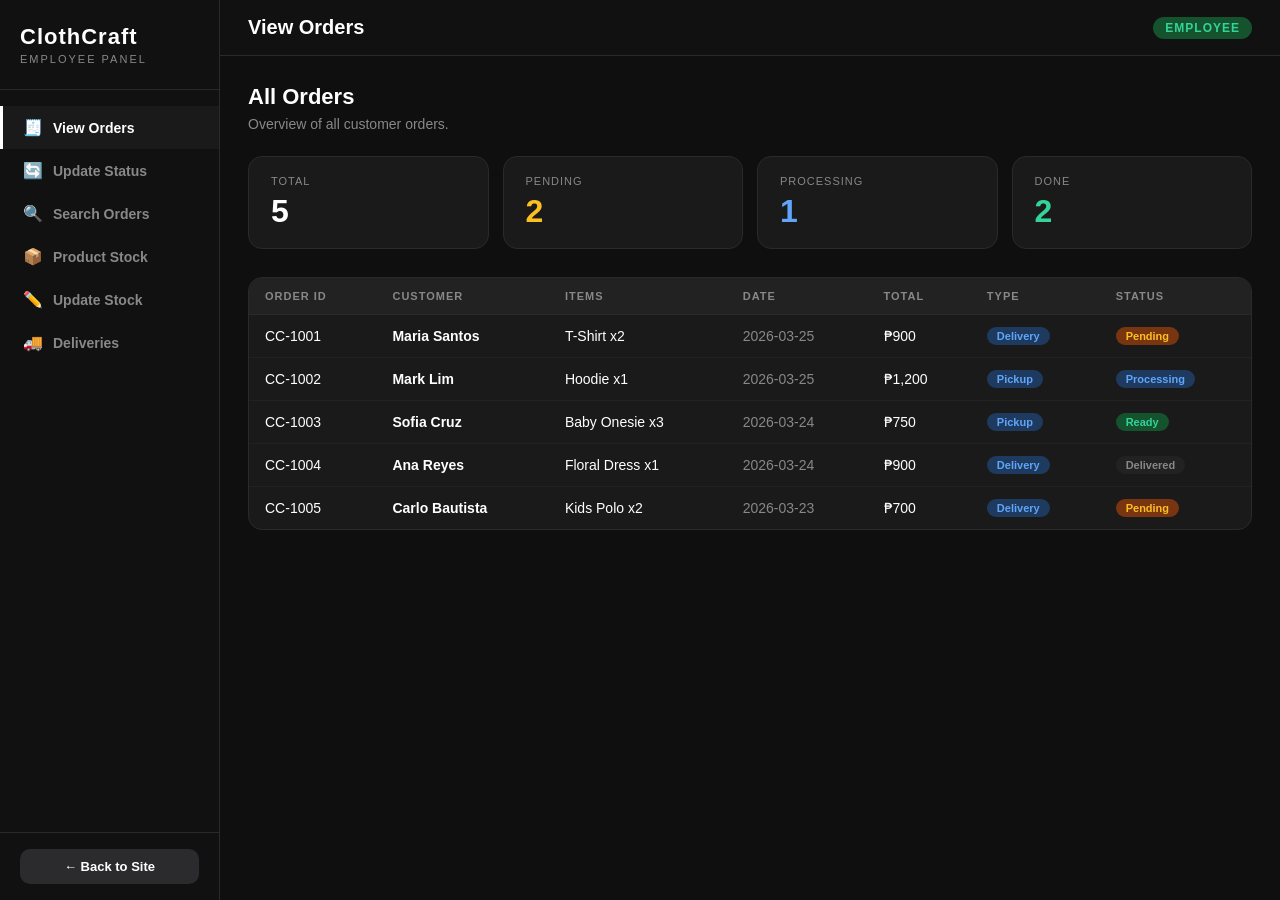
<file: Html/employee.html>
<!DOCTYPE html>
<html lang="en">
<head>
    <meta charset="UTF-8">
    <meta name="viewport" content="width=device-width, initial-scale=1.0">
    <title>ClothCraft - Employee Panel</title>
    <link rel="stylesheet" href="../Css/employee.css">
    <style>

    </style>
</head>
<body>

    <!-- SIDEBAR -->
    <aside class="sidebar">
        <div class="sidebar-logo">
            ClothCraft
            <span>Employee Panel</span>
        </div>

        <nav>
            <div class="nav-item active" onclick="showSection('orders')">
                <span class="nav-icon">🧾</span> View Orders
            </div>
            <div class="nav-item" onclick="showSection('update')">
                <span class="nav-icon">🔄</span> Update Status
            </div>
            <div class="nav-item" onclick="showSection('search')">
                <span class="nav-icon">🔍</span> Search Orders
            </div>
            <div class="nav-item" onclick="showSection('stock')">
                <span class="nav-icon">📦</span> Product Stock
            </div>
            <div class="nav-item" onclick="showSection('stockupdate')">
                <span class="nav-icon">✏️</span> Update Stock
            </div>
            <div class="nav-item" onclick="showSection('deliveries')">
                <span class="nav-icon">🚚</span> Deliveries
            </div>
        </nav>

        <div class="sidebar-bottom">
            <button class="back-btn" onclick="window.location.href='../index.html'">← Back to Site</button>
        </div>
    </aside>

    <!-- MAIN -->
    <div class="main">

        <!-- TOP BAR -->
        <div class="topbar">
            <h2 id="topbarTitle">View Orders</h2>
            <span class="emp-tag"> EMPLOYEE</span>
        </div>

        <!-- ==================== VIEW ORDERS ==================== -->
        <div class="section active" id="sec-orders">
            <div class="section-title">All Orders</div>
            <p class="section-sub">Overview of all customer orders.</p>

            <div class="stats-row">
                <div class="stat-card">
                    <div class="stat-label">Total</div>
                    <div class="stat-number" id="o-total" style="color:white;">0</div>
                </div>
                <div class="stat-card">
                    <div class="stat-label">Pending</div>
                    <div class="stat-number" id="o-pending" style="color:#fbbf24;">0</div>
                </div>
                <div class="stat-card">
                    <div class="stat-label">Processing</div>
                    <div class="stat-number" id="o-processing" style="color:#60a5fa;">0</div>
                </div>
                <div class="stat-card">
                    <div class="stat-label">Done</div>
                    <div class="stat-number" id="o-done" style="color:#34d399;">0</div>
                </div>
            </div>

            <div class="table-wrap">
                <table>
                    <thead>
                        <tr>
                            <th>Order ID</th>
                            <th>Customer</th>
                            <th>Items</th>
                            <th>Date</th>
                            <th>Total</th>
                            <th>Type</th>
                            <th>Status</th>
                        </tr>
                    </thead>
                    <tbody id="allOrdersBody"></tbody>
                </table>
            </div>
        </div>

        <!-- ==================== UPDATE STATUS ==================== -->
        <div class="section" id="sec-update">
            <div class="section-title">Update Order Status</div>
            <p class="section-sub">Change the status of any order.</p>

            <div class="filters">
                <button class="filter-btn active" onclick="setOrderFilter('all', this)">All</button>
                <button class="filter-btn" onclick="setOrderFilter('pending', this)">Pending</button>
                <button class="filter-btn" onclick="setOrderFilter('processing', this)">Processing</button>
                <button class="filter-btn" onclick="setOrderFilter('ready', this)">Ready</button>
                <button class="filter-btn" onclick="setOrderFilter('delivered', this)">Delivered</button>
            </div>

            <div class="table-wrap">
                <table>
                    <thead>
                        <tr>
                            <th>Order ID</th>
                            <th>Customer</th>
                            <th>Items</th>
                            <th>Status</th>
                            <th>Action</th>
                        </tr>
                    </thead>
                    <tbody id="updateOrdersBody"></tbody>
                </table>
                <div class="no-data" id="noUpdateOrders" style="display:none;">No orders found.</div>
            </div>
        </div>

        <!-- ==================== SEARCH ORDERS ==================== -->
        <div class="section" id="sec-search">
            <div class="section-title">Search Orders</div>
            <p class="section-sub">Find a specific order quickly.</p>

            <div class="toolbar">
                <input type="text" class="search-input" id="orderSearch" placeholder="Search by Order ID or customer name..." oninput="renderSearch()">
            </div>

            <div class="table-wrap">
                <table>
                    <thead>
                        <tr>
                            <th>Order ID</th>
                            <th>Customer</th>
                            <th>Items</th>
                            <th>Date</th>
                            <th>Total</th>
                            <th>Status</th>
                        </tr>
                    </thead>
                    <tbody id="searchOrdersBody"></tbody>
                </table>
                <div class="no-data" id="noSearchOrders">Start typing to search orders.</div>
            </div>
        </div>

        <!-- ==================== VIEW STOCK ==================== -->
        <div class="section" id="sec-stock">
            <div class="section-title">Product Stock</div>
            <p class="section-sub">Check current stock levels. Contact admin to make changes.</p>

            <div class="table-wrap">
                <table>
                    <thead>
                        <tr>
                            <th>Product</th>
                            <th>Category</th>
                            <th>Stock</th>
                            <th>Status</th>
                        </tr>
                    </thead>
                    <tbody id="stockViewBody"></tbody>
                </table>
            </div>
        </div>

        <!-- ==================== UPDATE STOCK ==================== -->
        <div class="section" id="sec-stockupdate">
            <div class="section-title">Update Stock</div>
            <p class="section-sub">Add or remove stock units for a product.</p>

            <div class="table-wrap">
                <table>
                    <thead>
                        <tr>
                            <th>Product</th>
                            <th>Category</th>
                            <th>Current Stock</th>
                            <th>Adjust</th>
                        </tr>
                    </thead>
                    <tbody id="stockUpdateBody"></tbody>
                </table>
            </div>
        </div>

        <!-- ==================== DELIVERIES ==================== -->
        <div class="section" id="sec-deliveries">
            <div class="section-title">Process Deliveries / Pickups</div>
            <p class="section-sub">Mark orders as delivered or ready for pickup.</p>

            <div class="filters">
                <button class="filter-btn active" onclick="setDeliveryFilter('all', this)">All</button>
                <button class="filter-btn" onclick="setDeliveryFilter('delivery', this)">Delivery</button>
                <button class="filter-btn" onclick="setDeliveryFilter('pickup', this)">Pickup</button>
            </div>

            <div class="delivery-grid" id="deliveryGrid"></div>
            <div class="no-data" id="noDeliveries" style="display:none;">No orders to process.</div>
        </div>

    </div><!-- end .main -->

    <!-- ==================== UPDATE STATUS MODAL ==================== -->
    <div class="modalOverlay" id="statusModalOverlay">
        <div class="modal">
            <button class="closeBtn" onclick="closeModal('statusModalOverlay')">&times;</button>
            <h2>Update Status</h2>
            <p class="sub" id="statusModalSub">Order info here</p>

            <div class="form-group">
                <label>New Status</label>
                <select id="newStatus">
                    <option value="pending">Pending</option>
                    <option value="processing">Processing</option>
                    <option value="ready">Ready for Pickup</option>
                    <option value="delivered">Delivered</option>
                </select>
            </div>

            <div class="form-group">
                <label>Note (optional)</label>
                <textarea id="statusNote" placeholder="Add a note..."></textarea>
            </div>

            <div class="modal-actions">
                <button class="btn-dark" onclick="closeModal('statusModalOverlay')">Cancel</button>
                <button class="btn-white" onclick="saveStatus()">Save</button>
            </div>
        </div>
    </div>

    <!-- ==================== STOCK ADJUST MODAL ==================== -->
    <div class="modalOverlay" id="empStockModalOverlay">
        <div class="modal">
            <button class="closeBtn" onclick="closeModal('empStockModalOverlay')">&times;</button>
            <h2>Update Stock</h2>
            <p class="sub" id="empStockSub">Product name here</p>

            <div class="form-group">
                <label>Action</label>
                <select id="stockAction">
                    <option value="add">Add Stock</option>
                    <option value="remove">Remove Stock</option>
                    <option value="set">Set Exact Amount</option>
                </select>
            </div>

            <div class="form-group">
                <label>Amount</label>
                <input type="number" id="empStockAmount" placeholder="Enter amount">
            </div>

            <div class="modal-actions">
                <button class="btn-dark" onclick="closeModal('empStockModalOverlay')">Cancel</button>
                <button class="btn-white" onclick="saveEmpStock()">Update</button>
            </div>
        </div>
    </div>

    <script src="../Script/employee.js"></script>

</body>
</html>
</file>
<file: Css/catalog.css>
/* =========================
   MAIN LAYOUT
========================= */

main {
    flex: 1;
    display: flex;
    flex-direction: column;
    padding: 1.2rem 1.5rem;
    gap: 0.75rem;
    background: #0a0a0a;
    overflow: hidden;
}

.two-boxes {
    display: flex;
    flex: 1;
    gap: 1rem;
    min-height: 0;
}

/* =========================
   BREADCRUMB
========================= */

.breadcrumb {
    display: flex;
    align-items: center;
    gap: 8px;
    font-size: 11px;
    color: #444;
    letter-spacing: 2px;
    text-transform: uppercase;
}

.breadcrumb a {
    color: #555;
    transition: color 0.2s;
}

.breadcrumb a:hover {
    color: #5DCAA5;
}

/* =========================
   BOX (SHARED)
========================= */

.box {
    background: #0d0d0d;
    border: 1px solid #1e1e1e;
    border-radius: 12px;
    display: flex;
    flex-direction: column;
    overflow: hidden;
}

.box-title {
    font-size: 0.75rem;
    font-weight: 700;
    letter-spacing: 3px;
    padding: 0.9rem 1.2rem;
    border-bottom: 1px solid #1a1a1a;
    margin: 0;
    color: #666;
    text-transform: uppercase;
}

/* =========================
   OVERVIEW
========================= */

.box-overview {
    width: 32%;
    display: flex;
    flex-direction: column;
    position: relative;
}

.overview-content {
    flex: 1;
    overflow-y: auto;
    padding: 0.75rem;
    scrollbar-width: thin;
    scrollbar-color: #222 transparent;
}

.overview-content::-webkit-scrollbar { width: 3px; }
.overview-content::-webkit-scrollbar-thumb { background: #2a2a2a; border-radius: 2px; }

.overview-table {
    width: 100%;
    border-collapse: collapse;
    font-size: 13px;
    table-layout: fixed;
}

.overview-table td {
    border: 0;
    overflow: hidden;
    position: relative;
    margin: 0;
    padding: 0;
}

/* Overview product card */
.overview-content tbody td .products {
    display: flex;
    flex-direction: row;
    align-items: center;
    gap: 10px;
    padding: 10px 8px;
    border-bottom: 1px solid #181818;
    transition: background 0.15s;
}

.overview-content tbody td .products:hover {
    background: #111;
}

.overview-content tbody td .products img {
    height: 72px;
    width: 72px;
    object-fit: contain;
    flex-shrink: 0;
    filter: brightness(0.9);
}

.overview-content tbody td .products .id-btn {
    display: flex;
    flex-direction: row;
    align-items: center;
    justify-content: space-between;
    flex: 1;
}

.overview-table tbody td .products .id-btn span {
    font-size: 12px;
    color: #aaa;
    letter-spacing: 1px;
}

.overview-table tbody td .products .id-btn button {
    display: block !important;
    background: transparent;
    border: 1px solid #333;
    border-radius: 6px;
    padding: 5px 10px;
    font-size: 11px;
    font-weight: 700;
    color: #e24b4a;
    cursor: pointer;
    letter-spacing: 1px;
    transition: border-color 0.2s, background 0.2s;
}

.overview-table tbody td .products .id-btn button:hover {
    border-color: #e24b4a;
    background: #1e1010;
}

/* =========================
   BUTTONS (bottom of overview)
========================= */

.buttons {
    position: sticky;
    bottom: 0;
    display: flex;
    width: 100%;
    justify-content: space-between;
    padding: 0.75rem;
    background: #0d0d0d;
    border-top: 1px solid #1a1a1a;
    gap: 8px;
}

.buttons button {
    flex: 1;
    height: 42px;
    background-color: #000;
    color: #aaa;
    border: 1px solid #2a2a2a;
    padding: 0 12px;
    border-radius: 8px;
    font-size: 11px;
    font-weight: 700;
    letter-spacing: 2px;
    cursor: pointer;
    transition: all 0.2s;
}

.buttons button:hover {
    background: #1a1a1a;
    color: #fff;
    border-color: #444;
}

.buttons a:last-child button {
    background: #5DCAA5;
    color: #000;
    border-color: #5DCAA5;
}

.buttons a:last-child button:hover {
    background: #4ab894;
    border-color: #4ab894;
    color: #000;
}

/* =========================
   CATALOG
========================= */

.box-catalog {
    flex: 1;
    display: flex;
    flex-direction: column;
    overflow: hidden;
}

.catalog-table-wrap {
    flex: 1;
    overflow: auto;
    scrollbar-width: thin;
    scrollbar-color: #222 transparent;
}

.catalog-table-wrap::-webkit-scrollbar { width: 3px; }
.catalog-table-wrap::-webkit-scrollbar-thumb { background: #2a2a2a; border-radius: 2px; }

.catalog-table {
    width: 100%;
    font-size: 14px;
    border-collapse: collapse;
    table-layout: fixed;
}

.catalog-table td {
    padding: 0;
    height: 280px;
    width: 200px;
    overflow: hidden;
    position: relative;
    border: 1px solid #111;
}

.catalog-table tbody td:hover {
    background: #111;
}

/* Catalog product card */
.catalog-table tbody td .products {
    display: flex;
    flex-direction: column;
    align-items: center;
    justify-content: center;
    height: 100%;
    gap: 8px;
    padding: 12px;
}

.catalog-table tbody td .products img {
    height: 55%;
    width: auto;
    max-width: 80%;
    object-fit: contain;
    transition: transform 0.3s ease;
    filter: brightness(0.92);
}

.catalog-table tbody td:hover .products img {
    transform: scale(1.05);
    filter: brightness(1);
}

.catalog-table tbody td .products .id-btn {
    display: flex;
    flex-direction: column;
    align-items: center;
    gap: 6px;
    width: 100%;
}

.catalog-table tbody td .products .id-btn span {
    font-size: 12px;
    color: #888;
    letter-spacing: 1px;
    text-transform: uppercase;
}

/* =========================
   FILTERS
========================= */

.filter-category,
.filter-type {
    display: flex;
    border-bottom: 1px solid #1a1a1a;
    background: #080808;
}

.filter-category button,
.filter-type button {
    flex: 1;
    background-color: transparent;
    border: none;
    border-right: 1px solid #1a1a1a;
    padding: 0.75rem 0;
    font-family: 'Courier New', Courier, monospace;
    font-size: 0.75rem;
    font-weight: 700;
    letter-spacing: 2px;
    cursor: pointer;
    color: #555;
    transition: background 0.15s, color 0.15s;
}

.filter-category button:last-child,
.filter-type button:last-child {
    border-right: none;
}

.filter-category button:hover,
.filter-type button:hover {
    background: #0f0f0f;
    color: #aaa;
}

.filter-category button.active,
.filter-type button.active {
    background: #5DCAA5;
    color: #000;
}

/* =========================
   BUTTON SYSTEM
========================= */

table {
    text-align: center;
}

.id-btn {
    z-index: 999;
    display: flex;
    flex-direction: column;
    align-items: center;
    gap: 5px;
}

.id-btn button {
    display: none;
    background-color: #5DCAA5;
    border: none;
    border-radius: 6px;
    padding: 7px 18px;
    color: #000;
    cursor: pointer;
    font-size: 11px;
    font-weight: 700;
    letter-spacing: 2px;
    transition: background 0.2s, transform 0.15s;
}

.id-btn button:hover {
    background: #4ab894;
    transform: scale(1.03);
}

.catalog-table tbody td:hover .products .id-btn button {
    display: block;
}

/* ADDED state */
.id-btn button:disabled {
    background: #1e1e1e;
    color: #555;
    cursor: default;
    transform: none;
}

/* =========================
   VISIBILITY CONTROL
========================= */

.catalog-table tbody {
    display: none;
}

.catalog-table tbody.show {
    display: table-row-group;
}

#men,
#women,
#kids,
#babies {
    display: none;
}

#men.show,
#women.show,
#kids.show,
#babies.show {
    display: table-row-group;
}

/* =========================
   MISC
========================= */

.id-btn span {
    font-size: 12px;
    font-weight: 600;
    letter-spacing: 2px;
    color: #888;
}

.rm-btn {
    background: none;
    border: none;
    cursor: pointer;
    color: #e24b4a;
    font-weight: bold;
    font-size: 14px;
}
</file>
<file: Css/header.css>
@import url('https://fonts.googleapis.com/css2?family=Courier+Prime:ital,wght@0,400;0,700;1,400&display=swap');

body {
    padding: 0;
    margin: 0;
    height: 100vh;
    display: flex;
    flex-direction: column;
    background: #0a0a0a;
    color: #e8e8e8;
}

* {
    font-family: 'Courier New', Courier, monospace;
    box-sizing: border-box;
}

a {
    text-decoration: none;
    color: #aaa;
}

/* ── HEADER ── */
header {
    display: flex;
    justify-content: space-between;
    align-items: center;
    padding: 0 2rem;
    background-color: #000;
    color: white;
    height: 15vh;
    position: relative;
    border-bottom: 1px solid #1a1a1a;
    z-index: 100;
}

header h1 {
    margin: 0;
    letter-spacing: 3px;
    font-size: 1.6rem;
    font-weight: 700;
    color: #5DCAA5;
    text-transform: uppercase;
}

header ul {
    display: flex;
    gap: 3rem;
    list-style-type: none;
    margin: 0;
    padding: 0;
}

header ul li {
    position: relative;
    letter-spacing: 3px;
    cursor: pointer;
    font-size: 0.8rem;
    color: #aaa;
    transition: color 0.2s;
}

header ul li:hover {
    color: #fff;
}

header ul li::before {
    content: '';
    position: absolute;
    width: 0;
    height: 1px;
    background-color: #5DCAA5;
    border-radius: 10px;
    bottom: -8px;
    transition: width 0.4s ease-out;
}

header ul li:hover::before {
    width: 100%;
}

.catandmenu {
    display: flex;
    align-items: center;
    gap: 2.5rem;
    margin-right: 0;
}

.catandmenu button {
    width: 44px;
    height: 44px;
    display: flex;
    border-radius: 50%;
    border: 1px solid #2a2a2a;
    background: #111;
    justify-content: center;
    align-items: center;
    cursor: pointer;
    transition: border-color 0.2s, background 0.2s;
}

.catandmenu button:hover {
    border-color: #5DCAA5;
    background: #0d1a16;
}

.catandmenu button h1 {
    margin: 0;
    padding: 0;
    font-weight: 700;
    font-size: 0.9rem;
    color: #5DCAA5;
    letter-spacing: 1px;
}

/* ── DROPDOWN MENU ── */
.menu {
    position: absolute;
    right: 2rem;
    top: calc(15vh - 10px);
    width: 180px;
    color: rgb(241, 241, 241);
    background: #0d0d0d;
    border: 1px solid #222;
    border-radius: 10px;
    overflow: hidden;
    opacity: 0;
    z-index: 9999;
    transform: translateY(-8px) scale(0.97);
    pointer-events: none;
    transition: opacity 0.18s ease, transform 0.18s ease;
    box-shadow: 0 20px 60px rgba(0,0,0,0.6);
}

.menu.open {
    opacity: 1;
    transform: translateY(0) scale(1);
    pointer-events: all;
}

.menu-item {
    display: flex;
    align-items: center;
    gap: 10px;
    padding: 12px 16px;
    font-size: 13px;
    color: #aaa;
    cursor: pointer;
    transition: background 0.12s, color 0.12s;
    letter-spacing: 1px;
}

.menu-item:hover {
    background: #1a1a1a;
    color: #fff;
}

.menu-item.danger {
    color: #e24b4a;
}

.menu-item.danger:hover {
    background: #1e1010;
    color: #ff6b6a;
}

.divider {
    height: 1px;
    background: #1e1e1e;
}
</file>
<file: Css/categorystyle(1).css>
/* ============================================================
   CLOTHCRAFT — style.css
   Aesthetic: Editorial Fashion / Premium Streetwear
   Fonts: Bebas Neue (display) + DM Sans (body)
============================================================ */

/* ── RESET & BASE ── */
*, *::before, *::after {
    margin: 0;
    padding: 0;
    box-sizing: border-box;
}

:root {
    --clr-bg:       #0a0a0a;
    --clr-surface:  #141414;
    --clr-light:    #f0ece4;
    --clr-accent:   #00ffb2;
    --clr-muted:    #5a5a5a;
    --clr-border:   #222;
    --font-display: 'Bebas Neue', sans-serif;
    --font-body:    'DM Sans', sans-serif;
    --radius:       6px;
    --transition:   0.35s cubic-bezier(0.4, 0, 0.2, 1);
}

html {
    scroll-behavior: smooth;
}

body {
    background-color: var(--clr-bg);
    color: var(--clr-light);
    font-family: 'Courier New', Courier, monospace;
    font-weight: 300;
    overflow-x: hidden;
    cursor: default;
}

a {
    text-decoration: none;
    color: inherit;
}

/* ── GRAIN OVERLAY ── */
body::before {
    content: '';
    position: fixed;
    inset: 0;
    background-image: url("data:image/svg+xml,%3Csvg viewBox='0 0 200 200' xmlns='http://www.w3.org/2000/svg'%3E%3Cfilter id='n'%3E%3CfeTurbulence type='fractalNoise' baseFrequency='0.85' numOctaves='4' stitchTiles='stitch'/%3E%3C/filter%3E%3Crect width='100%25' height='100%25' filter='url(%23n)' opacity='1'/%3E%3C/svg%3E");
    opacity: 0.035;
    pointer-events: none;
    z-index: 9999;
}

/* ── SIDE NAV ── */
.sidenav-overlay {
    position: fixed;
    inset: 0;
    background: rgba(0,0,0,0.7);
    backdrop-filter: blur(4px);
    z-index: 200;
    opacity: 0;
    pointer-events: none;
    transition: opacity var(--transition);
}

.sidenav-overlay.open {
    opacity: 1;
    pointer-events: all;
}

.sidenav {
    position: fixed;
    top: 0;
    right: 0;
    width: min(340px, 85vw);
    height: 100dvh;
    background: var(--clr-surface);
    border-left: 1px solid var(--clr-border);
    z-index: 300;
    display: flex;
    flex-direction: column;
    padding: 2.5rem 2.5rem 2rem;
    transform: translateX(100%);
    transition: transform var(--transition);
}

.sidenav.open {
    transform: translateX(0);
}

.sidenav-close {
    align-self: flex-end;
    background: none;
    border: none;
    color: var(--clr-light);
    font-size: 1.4rem;
    cursor: pointer;
    padding: 4px;
    line-height: 1;
    transition: color var(--transition);
}

.sidenav-close:hover { color: var(--clr-accent); }

.sidenav ul {
    list-style: none;
    margin-top: 3rem;
    display: flex;
    flex-direction: column;
    gap: 0;
}

.sidenav ul li a {
    display: block;
  
    font-size: clamp(2rem, 6vw, 2.8rem);
    letter-spacing: 0.04em;
    padding: 0.6rem 0;
    border-bottom: 1px solid var(--clr-border);
    transition: color var(--transition), padding-left var(--transition);
}

.sidenav ul li a:hover {
    color: var(--clr-accent);
    padding-left: 0.5rem;
}

.sidenav-footer {
    margin-top: auto;
    color: var(--clr-muted);
    font-size: 0.75rem;
    letter-spacing: 0.06em;
}

/* ── HEADER ── */
header {
    position: sticky;
    top: 0;
    z-index: 100;
    display: flex;
    align-items: center;
    justify-content: space-between;
    padding: 0 2.5rem;
    height: 70px;
    background: rgba(10,10,10,0.9);
    backdrop-filter: blur(12px);
    border-bottom: 1px solid var(--clr-border);
}

.logo {
   
    font-size: 1.8rem;
    letter-spacing: 0.08em;
    color: var(--clr-accent);
    line-height: 1;
}

.main-nav ul {
    list-style: none;
    display: flex;
    gap: 2.5rem;
}

.main-nav ul li a {
   
    font-size: 0.78rem;
    font-weight: 500;
    letter-spacing: 0.12em;
    text-transform: uppercase;
    color: var(--clr-light);
    position: relative;
    padding-bottom: 2px;
}

.main-nav ul li a::after {
    content: '';
    position: absolute;
    bottom: -2px;
    left: 0;
    width: 0;
    height: 1px;
    background: var(--clr-accent);
    transition: width var(--transition);
}

.main-nav ul li a:hover::after { width: 100%; }
.main-nav ul li a:hover { color: var(--clr-accent); }

.menu-btn {
    display: none;
    flex-direction: column;
    gap: 5px;
    background: none;
    border: none;
    cursor: pointer;
    padding: 4px;
}

.menu-btn .line {
    display: block;
    width: 26px;
    height: 2px;
    background: var(--clr-light);
    border-radius: 2px;
    transition: background var(--transition);
}

.menu-btn:hover .line { background: var(--clr-accent); }

/* ── HERO SECTION ── */
.hero-section {
    position: relative;
    min-height: 70vh;
    display: flex;
    flex-direction: column;
    justify-content: flex-end;
    padding: 4rem 2.5rem 5rem;
    border-bottom: 1px solid var(--clr-border);
    overflow: hidden;
}

/* Subtle grid background */
.hero-section::before {
    content: '';
    position: absolute;
    inset: 0;
    background-image:
        linear-gradient(var(--clr-border) 1px, transparent 1px),
        linear-gradient(90deg, var(--clr-border) 1px, transparent 1px);
    background-size: 60px 60px;
    opacity: 0.4;
    pointer-events: none;
}

/* Accent glow */
.hero-section::after {
    content: '';
    position: absolute;
    top: -100px;
    right: -100px;
    width: 500px;
    height: 500px;
    background: radial-gradient(circle, rgba(0,255,178,0.08) 0%, transparent 70%);
    pointer-events: none;
}

.hero-eyebrow {
    font-size: 0.7rem;
    font-weight: 500;
    letter-spacing: 0.2em;
    text-transform: uppercase;
    color: var(--clr-accent);
    margin-bottom: 0.8rem;
}

.hero-heading {
  
    font-size: clamp(5rem, 14vw, 10rem);
    line-height: 0.9;
    letter-spacing: 0.02em;
    color: var(--clr-light);
}

.hero-heading em {
    font-style: normal;
    color: var(--clr-accent);
}

.hero-cta {
    margin-top: 2.5rem;
}

.btn-outline {
    display: inline-block;
   
    font-size: 0.78rem;
    font-weight: 500;
    letter-spacing: 0.14em;
    text-transform: uppercase;
    color: var(--clr-light);
    border: 1px solid var(--clr-light);
    padding: 14px 36px;
    border-radius: 2px;
    transition: background var(--transition), color var(--transition), border-color var(--transition);
}

.btn-outline:hover {
    background: var(--clr-accent);
    color: var(--clr-bg);
    border-color: var(--clr-accent);
}

.scroll-hint {
    position: absolute;
    bottom: 2.5rem;
    right: 2.5rem;
    display: flex;
    flex-direction: column;
    align-items: center;
    gap: 8px;
}

.scroll-hint span {
    font-size: 0.6rem;
    letter-spacing: 0.2em;
    text-transform: uppercase;
    color: var(--clr-muted);
    writing-mode: vertical-rl;
}

.scroll-line {
    width: 1px;
    height: 50px;
    background: linear-gradient(to bottom, var(--clr-muted), transparent);
    animation: scrollPulse 2s ease-in-out infinite;
}

@keyframes scrollPulse {
    0%, 100% { opacity: 0.3; transform: scaleY(1); }
    50%       { opacity: 1; transform: scaleY(1.1); }
}

/* ── SECTION LABEL ── */
.section-label {
    display: flex;
    align-items: center;
    gap: 1rem;
    padding: 2rem 2.5rem 1.5rem;
    border-bottom: 1px solid var(--clr-border);
}

.section-label.light {
    border-bottom-color: rgba(240,236,228,0.1);
}

.label-number {
   
    font-size: 0.9rem;
    color: var(--clr-accent);
    letter-spacing: 0.06em;
}

.label-text {
    font-size: 0.7rem;
    font-weight: 500;
    letter-spacing: 0.18em;
    text-transform: uppercase;
    color: var(--clr-muted);
}

/* ── SHOWCASE CAROUSEL (Section 01) ── */
.showcase-section {
    padding-bottom: 2rem;
    border-bottom: 1px solid var(--clr-border);
}

.carousel-track-wrapper {
    overflow: hidden;
    padding: 2.5rem 0;
}

.carousel-track {
    display: flex;
    gap: 20px;
    padding: 0 2.5rem;
    transition: transform 0.5s cubic-bezier(0.4, 0, 0.2, 1);
    will-change: transform;
}

.carousel-card {
    flex-shrink: 0;
    width: 260px;
    cursor: pointer;
    transition: transform var(--transition);
    object-fit: contain;
}

.carousel-card:hover {
    transform: translateY(-6px);
}

.card-placeholder {
    width: 260px;
    height: 320px;
    background: var(--clr-surface);
    border: 1px solid var(--clr-border);
    border-radius: var(--radius);
    position: relative;
    overflow: hidden;
    transition: border-color var(--transition);
    display: flex;
    align-items: center;
    justify-content: center;
}

.card-placeholder img {
    width: 100%;
    height: 100%;
    object-fit: contain;
    display: block;
    position: relative;
    z-index: 1;
}

.carousel-card:hover .card-placeholder {
    border-color: var(--clr-accent);
}

/* Subtle shimmer on placeholders — only shows when no image is present */
.card-placeholder:not(:has(img))::after,
.card-placeholder:has(img[src=""])::after {
    content: '';
    position: absolute;
    inset: 0;
    background: linear-gradient(
        135deg,
        transparent 40%,
        rgba(255,255,255,0.025) 50%,
        transparent 60%
    );
    background-size: 200% 200%;
    animation: shimmer 3s linear infinite;
    z-index: 0;
}

@keyframes shimmer {
    0%   { background-position: 200% 200%; }
    100% { background-position: -200% -200%; }
}

/* ── CAROUSEL CONTROLS ── */
.carousel-controls {
    display: flex;
    align-items: center;
    justify-content: flex-start;
    gap: 1.5rem;
    padding: 1rem 2.5rem 1.5rem;
}

.carousel-arrows {
    display: flex;
    gap: 8px;
}

.arrow-btn {
    width: 42px;
    height: 42px;
    background: transparent;
    border: 1px solid var(--clr-border);
    color: var(--clr-light);
    font-size: 0.85rem;
    border-radius: 50%;
    cursor: pointer;
    display: grid;
    place-items: center;
    transition: background var(--transition), border-color var(--transition), color var(--transition), transform var(--transition);
}

.arrow-btn:hover {
    background: var(--clr-accent);
    border-color: var(--clr-accent);
    color: var(--clr-bg);
    transform: scale(1.05);
}

.arrow-btn.dark {
    border-color: rgba(240,236,228,0.2);
    color: var(--clr-light);
}

.arrow-btn.dark:hover {
    background: var(--clr-accent);
    border-color: var(--clr-accent);
    color: var(--clr-bg);
}

.carousel-counter {
  
    font-size: 1rem;
    letter-spacing: 0.06em;
    color: var(--clr-muted);
    display: flex;
    align-items: center;
    gap: 6px;
}

.carousel-counter.dark { color: rgba(240,236,228,0.4); }

.counter-sep { color: var(--clr-border); }

/* ── CTA STRIP ── */
.cta-strip {
    display: flex;
    align-items: center;
    justify-content: space-between;
    padding: 2.8rem 2.5rem;
    border-bottom: 1px solid var(--clr-border);
    gap: 1rem;
}

.cta-strip-text {

    font-size: clamp(1.4rem, 4vw, 2.4rem);
    letter-spacing: 0.04em;
    color: var(--clr-light);
}

.btn-solid {
    display: inline-block;

    font-size: 0.78rem;
    font-weight: 500;
    letter-spacing: 0.14em;
    text-transform: uppercase;
    background: var(--clr-accent);
    color: var(--clr-bg);
    padding: 14px 36px;
    border-radius: 2px;
    white-space: nowrap;
    transition: background var(--transition), transform var(--transition);
}

.btn-solid:hover {
    background: #fff;
    transform: translateY(-1px);
}

/* ── STYLES SECTION (Section 02) ── */
.styles-section {
    padding-bottom: 3rem;
    background: var(--clr-surface);
    border-top: 1px solid var(--clr-border);
}

.grid-track-wrapper {
    overflow: hidden;
    padding: 2.5rem 0 1rem;
}

.grid-track {
    display: flex;
    gap: 20px;
    padding: 0 2.5rem;
    transition: transform 0.5s cubic-bezier(0.4, 0, 0.2, 1);
    will-change: transform;
}

.style-card {
    flex-shrink: 0;
    width: 220px;
    display: flex;
    flex-direction: column;
    gap: 12px;
    cursor: pointer;
    transition: transform var(--transition);
}

.style-card:hover {
    transform: translateY(-4px);
}

.style-placeholder {
    width: 220px;
    height: 260px;
    background: var(--clr-bg);
    border: 1px solid var(--clr-border);
    border-radius: var(--radius);
    position: relative;
    overflow: hidden;
    transition: border-color var(--transition);
    display: flex;
    align-items: center;
    justify-content: center;
}

.style-placeholder img {
    width: 100%;
    height: 100%;
    object-fit: contain;
    display: block;
    position: relative;
    z-index: 1;
}

.style-card:hover .style-placeholder {
    border-color: var(--clr-accent);
}

.style-placeholder:not(:has(img))::after,
.style-placeholder:has(img[src=""])::after {
    content: '';
    position: absolute;
    inset: 0;
    background: linear-gradient(
        135deg,
        transparent 40%,
        rgba(255,255,255,0.02) 50%,
        transparent 60%
    );
    background-size: 200% 200%;
    animation: shimmer 3.5s linear infinite;
    z-index: 0;
}

.style-name {
    font-size: 0.78rem;
    font-weight: 500;
    letter-spacing: 0.1em;
    text-transform: uppercase;
    color: var(--clr-muted);
    transition: color var(--transition);
}

.style-card:hover .style-name {
    color: var(--clr-accent);
}

/* ── FOOTER ── */
footer {
    display: flex;
    align-items: center;
    justify-content: space-between;
    padding: 1.6rem 2.5rem;
    border-top: 1px solid var(--clr-border);
    background: var(--clr-bg);
}

.footer-logo {

    font-size: 1.2rem;
    letter-spacing: 0.1em;
    color: var(--clr-accent);
}

.footer-copy {
    font-size: 0.7rem;
    color: var(--clr-muted);
    letter-spacing: 0.06em;
}

/* ── RESPONSIVE ── */
@media (max-width: 768px) {
    .main-nav { display: none; }
    .menu-btn { display: flex; }

    .hero-section { padding: 3rem 1.5rem 4rem; min-height: 60vh; }
    .hero-heading { font-size: clamp(4rem, 18vw, 6rem); }

    .section-label, .carousel-controls, .cta-strip { padding-left: 1.5rem; padding-right: 1.5rem; }
    .carousel-track, .grid-track { padding-left: 1.5rem; padding-right: 1.5rem; }

    .carousel-card { width: 200px; }
    .card-placeholder { width: 200px; height: 250px; }

    .style-card { width: 170px; }
    .style-placeholder { width: 170px; height: 210px; }

    .cta-strip { flex-direction: column; align-items: flex-start; gap: 1.5rem; }
    .cta-strip-text { font-size: 1.4rem; }

    footer { flex-direction: column; gap: 0.5rem; text-align: center; }
    header { padding: 0 1.5rem; }
}
</file>
<file: Css/client.css>
/* RESET & BASE */
* {
  margin: 0;
  padding: 0;
  box-sizing: border-box;
}

body {
  font-family: 'Nunito', sans-serif;
  color: white;
  min-height: 100vh;
  background: #111;
}

/* NAVBAR */
nav {
  background: #000;
  padding: 0 30px;
  height: 64px;
  display: flex;
  align-items: center;
  justify-content: space-between;
  position: sticky;
  top: 0;
  z-index: 100;
}

.nav-logo {
  font-family: 'Bebas Neue', sans-serif;
  font-size: 30px;
  color: white;
  letter-spacing: 1px;
}

.nav-links {
  list-style: none;
  display: flex;
  gap: 40px;
}

.nav-links li a {
  color: #aaa;
  text-decoration: none;
  font-size: 14px;
  font-weight: 700;
  letter-spacing: 1px;
  text-transform: uppercase;
  cursor: pointer;
}

.nav-links li a:hover {
  color: white;
}

.hamburger-btn {
  background: none;
  border: none;
  color: white;
  font-size: 26px;
  cursor: pointer;
}

.hamburger-menu {
  display: none;
  position: absolute;
  top: 64px;
  right: 30px;
  background: #ccc;
  border-radius: 8px;
  overflow: hidden;
  z-index: 200;
  min-width: 160px;
  box-shadow: 0 4px 20px rgba(0, 0, 0, 0.4);
}

.hamburger-menu.open {
  display: block;
}

.hamburger-menu a,
.hamburger-menu button {
  display: block;
  width: 100%;
  padding: 14px 20px;
  color: #111;
  text-decoration: none;
  font-weight: 700;
  font-size: 14px;
  cursor: pointer;
  background: none;
  border: none;
  text-align: left;
}

.hamburger-menu a:hover,
.hamburger-menu button:hover {
  background: #bbb;
}

/* PAGE SWITCHING */
.page {
  display: none;
}

.page.active {
  display: block;
}

/* HOME PAGE */
.home-content {
  max-width: 1100px;
  margin: 0 auto;
  padding: 40px 30px;
}

.icon {
  font-size: 80px;
  text-align: center;
}

.welcome-banner {
  background: #1e1e1e;
  border-radius: 16px;
  padding: 40px 50px;
  display: flex;
  align-items: center;
  justify-content: space-between;
  margin-bottom: 30px;
  gap: 20px;
}

.welcome-banner h1 {
  font-size: 36px;
  font-weight: 900;
  line-height: 1.2;
}

.welcome-banner h1 span {
  color: #e8c000;
  display: block;
}

.btn-new-order {
  background: #e8c000;
  color: #000;
  border: none;
  padding: 18px 32px;
  border-radius: 20px;
  font-family: 'Nunito', sans-serif;
  font-weight: 900;
  font-size: 18px;
  opacity: 0.7;
  text-align: center;
  min-width: 140px;
}

.shortcut-grid {
  display: grid;
  grid-template-columns: repeat(4, 1fr);
  gap: 20px;
}

.shortcut-card {
  background: #1e1e1e;
  border-radius: 16px;
  padding: 30px 25px 25px;
  cursor: pointer;
  position: relative;
  min-height: 160px;
  display: flex;
  flex-direction: column;
  justify-content: flex-end;
  transition: background 0.2s;
}

.shortcut-card:hover {
  background: #252525;
}

.shortcut-card h3 {
  font-size: 18px;
  font-weight: 900;
}

.shortcut-badge {
  position: absolute;
  top: 18px;
  right: 18px;
  background: #cc2200;
  color: white;
  font-size: 12px;
  font-weight: 900;
  min-width: 28px;
  height: 28px;
  border-radius: 999px;
  display: flex;
  align-items: center;
  justify-content: center;
}

/* INNER PAGES */
.inner-header {
  max-width: 1100px;
  margin: 0 auto;
  padding: 34px 30px 16px;
}

.inner-header h2 {
  font-size: 34px;
  font-weight: 900;
}

.inner-header p {
  color: #888;
  margin-top: 6px;
}

.inner-content {
  max-width: 1100px;
  margin: 0 auto;
  padding: 0 30px 40px;
}

/* FILTER TABS */
.filter-tabs {
  display: flex;
  flex-wrap: wrap;
  gap: 10px;
  margin-bottom: 18px;
}

.filter-tab {
  background: #1e1e1e;
  border: 1px solid #333;
  color: #aaa;
  padding: 10px 16px;
  border-radius: 999px;
  cursor: pointer;
  font-weight: 700;
}

.filter-tab.active,
.filter-tab:hover {
  background: #e8c000;
  color: #000;
  border-color: #e8c000;
}

/* ORDERS TABLE */
.orders-table {
  width: 100%;
  border-collapse: collapse;
  background: #1e1e1e;
  border-radius: 16px;
  overflow: hidden;
}

.orders-table th,
.orders-table td {
  padding: 16px;
  text-align: left;
  border-bottom: 1px solid #2a2a2a;
  font-size: 14px;
}

.orders-table th {
  color: #aaa;
  font-size: 12px;
  text-transform: uppercase;
  letter-spacing: 1px;
}

.order-id-cell {
  font-weight: 900;
}

/* STATUS PILLS */
.pill {
  display: inline-block;
  padding: 7px 12px;
  border-radius: 999px;
  font-size: 12px;
  font-weight: 800;
}

.pill-confirmed {
  background: #3a2f00;
  color: #ffd700;
}

.pill-production {
  background: #1f2f4d;
  color: #7cb3ff;
}

.pill-shipped {
  background: #243b2b;
  color: #70e18a;
}

.pill-delivered {
  background: #1f3a1f;
  color: #7cff7c;
}

.pill-cancelled {
  background: #3d1f1f;
  color: #ff7b7b;
}

.btn-track {
  background: none;
  color: white;
  border: 1.5px solid #333;
  padding: 8px 16px;
  border-radius: 30px;
  font-family: 'Nunito', sans-serif;
  font-weight: 700;
  font-size: 12px;
  cursor: pointer;
}

.btn-track:hover {
  border-color: white;
}

/* TRACKING MODAL */
.modal-backdrop {
  display: none;
  position: fixed;
  inset: 0;
  background: rgba(0, 0, 0, 0.75);
  z-index: 500;
  align-items: center;
  justify-content: center;
}

.modal-backdrop.open {
  display: flex;
}

.modal-box {
  background: #1e1e1e;
  border: 1px solid #333;
  border-radius: 16px;
  padding: 32px;
  width: 440px;
  max-width: 95vw;
  position: relative;
}

.modal-close {
  position: absolute;
  top: 14px;
  right: 14px;
  background: #2a2a2a;
  border: none;
  color: white;
  width: 30px;
  height: 30px;
  border-radius: 50%;
  font-size: 14px;
  cursor: pointer;
}

.modal-box h3 {
  font-size: 24px;
  font-weight: 900;
  margin-bottom: 4px;
}

.modal-sub {
  color: #888;
  font-size: 13px;
  margin-bottom: 24px;
}

.track-step {
  display: flex;
  gap: 14px;
  padding-bottom: 22px;
  position: relative;
}

.track-step:not(:last-child)::after {
  content: '';
  position: absolute;
  left: 13px;
  top: 28px;
  bottom: 0;
  width: 2px;
  background: #333;
}

.track-step.done::after {
  background: #e8c000;
}

.step-dot {
  width: 28px;
  height: 28px;
  border-radius: 50%;
  display: flex;
  align-items: center;
  justify-content: center;
  font-size: 13px;
  font-weight: 700;
  flex-shrink: 0;
  z-index: 1;
}

.dot-done {
  background: #e8c000;
  color: #000;
}

.dot-current {
  background: #cc2200;
  color: white;
}

.dot-pending {
  background: #2a2a2a;
  border: 1.5px solid #444;
  color: #666;
}

.step-text h5 {
  font-size: 14px;
  font-weight: 700;
  margin-top: 4px;
}

.step-text p {
  font-size: 12px;
  color: #888;
  margin-top: 2px;
}

/* ACTIVE ORDERS */
.active-cards {
  display: flex;
  flex-direction: column;
  gap: 14px;
}

.active-card {
  background: #1e1e1e;
  border: 1px solid #2a2a2a;
  border-radius: 14px;
  padding: 20px 24px;
  display: flex;
  align-items: center;
  gap: 20px;
  flex-wrap: wrap;
}

.active-card:hover {
  border-color: #444;
}

.active-icon {
  font-size: 38px;
  width: 60px;
  text-align: center;
  flex-shrink: 0;
}

.active-info {
  flex: 1;
  min-width: 180px;
}

.active-info h4 {
  font-size: 16px;
  font-weight: 900;
  margin-bottom: 4px;
}

.active-info p {
  color: #888;
  font-size: 13px;
}

.active-progress {
  flex: 1;
  min-width: 200px;
}

.progress-label {
  font-size: 12px;
  color: #888;
  margin-bottom: 6px;
}

.progress-bar-bg {
  background: #2a2a2a;
  border-radius: 10px;
  height: 8px;
  overflow: hidden;
}

.progress-bar-fill {
  background: #e8c000;
  height: 8px;
  border-radius: 10px;
}

.active-right {
  text-align: right;
  flex-shrink: 0;
}

.active-right .price {
  font-size: 18px;
  font-weight: 900;
}

.active-right .date {
  color: #888;
  font-size: 12px;
  margin-top: 4px;
}

/* CART */
.cart-layout {
  display: grid;
  background: #1e1e1e;
  border-radius: 20px;
  grid-template-columns: 1fr 320px;
  gap: 24px;
  align-items: start;
  padding: 20px;
}

.cart-item {
  background: #1e1e1e;
  border: 1px solid #2a2a2a;
  border-radius: 12px;
  padding: 18px;
  display: flex;
  align-items: center;
  gap: 16px;
  margin-bottom: 12px;
}

.cart-icon {
  font-size: 36px;
  width: 60px;
  height: 60px;
  background: #2a2a2a;
  border-radius: 10px;
  display: flex;
  align-items: center;
  justify-content: center;
  flex-shrink: 0;
}

.cart-item-info {
  flex: 1;
}

.cart-item-info h4 {
  font-size: 15px;
  font-weight: 800;
}

.cart-item-info p {
  color: #888;
  font-size: 13px;
  margin-top: 3px;
}

.cart-item-right {
  text-align: right;
}

.cart-item-price {
  font-size: 16px;
  font-weight: 900;
}

.qty-row {
  display: flex;
  align-items: center;
  gap: 10px;
  margin-top: 8px;
  justify-content: flex-end;
}

.qty-btn {
  width: 28px;
  height: 28px;
  background: #2a2a2a;
  border: 1px solid #444;
  color: white;
  font-size: 16px;
  border-radius: 6px;
  cursor: pointer;
}

.qty-btn:hover {
  background: #e8c000;
  color: #000;
  border-color: #e8c000;
}

.qty-num {
  font-weight: 900;
  font-size: 14px;
  min-width: 20px;
  text-align: center;
}

.remove-btn {
  background: none;
  border: none;
  color: #666;
  font-size: 18px;
  cursor: pointer;
  margin-top: 6px;
}

.remove-btn:hover {
  color: #ff4444;
}

.summary-box {
  background: #1e1e1e;
  border: 1px solid #2a2a2a;
  border-radius: 14px;
  padding: 24px;
}

.summary-box h3 {
  font-size: 20px;
  font-weight: 900;
  margin-bottom: 18px;
}

.sum-row {
  display: flex;
  justify-content: space-between;
  font-size: 14px;
  margin-bottom: 10px;
}

.sum-row span:first-child {
  color: #888;
}

.sum-divider {
  border: none;
  border-top: 1px solid #2a2a2a;
  margin: 12px 0;
}

.sum-total {
  display: flex;
  justify-content: space-between;
  font-size: 16px;
  font-weight: 900;
}

.btn-place-order {
  background: #e8c000;
  color: #000;
  border: none;
  padding: 14px;
  border-radius: 30px;
  font-family: 'Nunito', sans-serif;
  font-weight: 900;
  font-size: 15px;
  cursor: pointer;
  width: 100%;
  margin-top: 18px;
}

.btn-place-order:hover {
  background: #ffd700;
}

.btn-continue {
  background: none;
  color: white;
  border: 1.5px solid #333;
  padding: 12px;
  border-radius: 30px;
  font-family: 'Nunito', sans-serif;
  font-weight: 700;
  font-size: 14px;
  cursor: pointer;
  width: 100%;
  margin-top: 10px;
}

.btn-continue:hover {
  border-color: white;
}

.empty-msg {
  text-align: center;
  padding: 60px 20px;
  color: #555;
}

.empty-msg .big {
  font-size: 48px;
  margin-bottom: 12px;
}

/* ACCOUNT PAGE */
.account-grid {
  display: grid;
  grid-template-columns: 1fr 1fr;
  gap: 20px;
}

.account-card {
  background: #1e1e1e;
  border: 1px solid #2a2a2a;
  border-radius: 14px;
  padding: 24px;
}

.account-card h3 {
  font-size: 18px;
  font-weight: 900;
  margin-bottom: 16px;
}

.account-card label {
  display: block;
  font-size: 11px;
  font-weight: 700;
  color: #888;
  text-transform: uppercase;
  letter-spacing: 1px;
  margin-bottom: 5px;
  margin-top: 12px;
}

.account-card input,
.account-card textarea {
  width: 100%;
  background: #2a2a2a;
  border: 1.5px solid #333;
  border-radius: 8px;
  padding: 10px 12px;
  color: white;
  font-family: 'Nunito', sans-serif;
  font-size: 14px;
  outline: none;
}

.account-card input:focus,
.account-card textarea:focus {
  border-color: #e8c000;
}

.account-card textarea {
  resize: vertical;
  height: 80px;
}

.btn-save {
  background: #e8c000;
  color: #000;
  border: none;
  padding: 11px 24px;
  border-radius: 20px;
  font-family: 'Nunito', sans-serif;
  font-weight: 900;
  font-size: 14px;
  cursor: pointer;
  margin-top: 16px;
}

.btn-save:hover {
  background: #ffd700;
}

.save-msg {
  color: #1a9a44;
  font-size: 13px;
  margin-top: 8px;
  display: none;
}


/* Delivery Tracking Page */

.delivery-box{
  background:#1e1e1e;
  border:1px solid #2a2a2a;
  border-radius:16px;
  padding:30px;
}

.delivery-grid{
  display:grid;
  grid-template-columns:repeat(2,1fr);
  gap:15px;
  margin-bottom:30px;
}

.delivery-card{
  background:#2a2a2a;
  padding:18px;
  border-radius:10px;
}

.delivery-card label{
  display:block;
  color:#888;
  font-size:12px;
  font-weight:700;
  margin-bottom:6px;
  text-transform:uppercase;
}

.delivery-card p{
  font-size:15px;
  font-weight:700;
}

.delivery-timeline h3{
  margin-bottom:20px;
  font-size:20px;
  font-weight:900;
}

.timeline-step{
  display:flex;
  align-items:center;
  gap:14px;
  margin-bottom:16px;
  color:#666;
}

.timeline-dot{
  width:18px;
  height:18px;
  border-radius:50%;
  background:#444;
}

.timeline-step.done .timeline-dot{
  background:#e8c000;
}

.timeline-step.active .timeline-dot{
  background:#cc2200;
}

.timeline-step.done,
.timeline-step.active{
  color:white;
  font-weight:700;
}

.refresh-delivery-btn{
  margin-top:25px;
  width:100%;
  padding:14px;
  background:#e8c000;
  border:none;
  border-radius:30px;
  font-weight:900;
  cursor:pointer;
}

.refresh-delivery-btn:hover{
  background:#ffd700;
}

/* TOAST */
.toast {
  position: fixed;
  bottom: 28px;
  right: 28px;
  background: #2a2a2a;
  border: 1px solid #444;
  border-radius: 10px;
  padding: 12px 20px;
  font-size: 14px;
  font-weight: 700;
  display: flex;
  gap: 10px;
  align-items: center;
  z-index: 9999;
  opacity: 0;
  transform: translateY(16px);
  transition: all 0.3s;
  pointer-events: none;
}

.toast.show {
  opacity: 1;
  transform: translateY(0);
}

/* RESPONSIVE */
@media (max-width: 900px) {
  .shortcut-grid,
  .account-grid,
  .cart-layout {
    grid-template-columns: 1fr;
  }

  .welcome-banner {
    flex-direction: column;
    align-items: flex-start;
  }

  .nav-links {
    display: none;
  }

  .orders-table {
    display: block;
    overflow-x: auto;
    white-space: nowrap;
  }
}
</file>
<file: Css/employee.css>
* {
    margin: 0;
    padding: 0;
    box-sizing: border-box;
    font-family: Arial, sans-serif;
    }

body {
    background: #0f0f10;
    color: white;
    display: flex;
    min-height: 100vh;
    }

/* ===== SIDEBAR ===== */
.sidebar {
    width: 220px;
    background: #111;
    border-right: 1px solid #2a2a2a;
    display: flex;
    flex-direction: column;
    position: fixed;
    top: 0;
    left: 0;
    height: 100vh;
    }

.sidebar-logo {
    padding: 24px 20px;
    font-size: 22px;
    font-weight: 900;
    border-bottom: 1px solid #2a2a2a;
    letter-spacing: 1px;
}

.sidebar-logo span {
    font-size: 11px;
    font-weight: normal;
    color: #888;
    display: block;
   margin-top: 3px;
    letter-spacing: 2px;
    text-transform: uppercase;
}

.sidebar nav {
    flex: 1;
    padding: 16px 0;
}

.nav-item {
    display: flex;
    align-items: center;
    gap: 10px;
    padding: 12px 20px;
    cursor: pointer;
    color: #888;
    font-size: 14px;
    font-weight: 600;
    border-left: 3px solid transparent;
    transition: all 0.2s;
}

.nav-item:hover {
    color: white;
    background: #1a1a1a;
}

.nav-item.active {
    color: white;
    background: #1a1a1a;
    border-left-color: white;
}

.nav-icon {
    font-size: 16px;
    width: 20px;
    text-align: center;
}

.sidebar-bottom {
    padding: 16px 20px;
    border-top: 1px solid #2a2a2a;
}

.back-btn {
    width: 100%;
    background: #2b2b2e;
    color: white;
    border: none;
    padding: 10px;
    border-radius: 10px;
    cursor: pointer;
    font-size: 13px;
    font-weight: 600;
}

.back-btn:hover {
    background: #3a3a3a;
}

/* ===== MAIN AREA ===== */
.main {
    margin-left: 220px;
    flex: 1;
    display: flex;
    flex-direction: column;
}

/* ===== TOP BAR ===== */
.topbar {
    background: #111;
    border-bottom: 1px solid #2a2a2a;
    padding: 16px 28px;
    display: flex;
    align-items: center;
    justify-content: space-between;
    position: sticky;
    top: 0;
    z-index: 10;
}

.topbar h2 {
    font-size: 20px;
    font-weight: 800;
}

.emp-tag {
    background: #14532d;
    color: #34d399;
    font-size: 12px;
    font-weight: 700;
    padding: 4px 12px;
    border-radius: 999px;
    letter-spacing: 1px;
}

/* ===== SECTIONS ===== */
.section {
    display: none;
    padding: 28px;
    flex: 1;
}

.section.active {
    display: block;
}

.section-title {
    font-size: 22px;
    font-weight: 800;
    margin-bottom: 6px;
}

.section-sub {
    color: #888;
    font-size: 14px;
    margin-bottom: 24px;
}

/* ===== STATS ROW ===== */
.stats-row {
    display: flex;
    gap: 14px;
    margin-bottom: 28px;
    flex-wrap: wrap;
}

.stat-card {
    background: #1a1a1a;
    border: 1px solid #2a2a2a;
    border-radius: 14px;
    padding: 18px 22px;
    flex: 1;
    min-width: 130px;
}

.stat-label {
    font-size: 11px;
    color: #888;
    text-transform: uppercase;
    letter-spacing: 1px;
    margin-bottom: 6px;
}

.stat-number {
    font-size: 2rem;
    font-weight: 900;
        }

/* ===== TABLE ===== */
.table-wrap {
    background: #1a1a1a;
    border: 1px solid #2a2a2a;
    border-radius: 14px;
    overflow: hidden;
}

table {
    width: 100%;
    border-collapse: collapse;
}

thead th {
    background: #222;
    padding: 12px 16px;
    text-align: left;
    font-size: 11px;
    letter-spacing: 1px;
    text-transform: uppercase;
    color: #888;
    border-bottom: 1px solid #2a2a2a;
}

tbody td {
    padding: 12px 16px;
    border-bottom: 1px solid #222;
    font-size: 14px;
    vertical-align: middle;
}

tbody tr:last-child td {
    border-bottom: none;
}

tbody tr:hover td {
    background: #222;
}

/* ===== BUTTONS ===== */
.btn-white {
    background: white;
    color: black;
    border: none;
    padding: 10px 20px;
    border-radius: 10px;
    cursor: pointer;
    font-size: 14px;
    font-weight: 700;
}

.btn-white:hover {
    background: #ddd;
}

.btn-dark {
    background: #2b2b2e;
    color: white;
    border: 1px solid #444;
    padding: 7px 14px;
    border-radius: 8px;
    cursor: pointer;
    font-size: 13px;
}

.btn-dark:hover {
    background: #3a3a3a;
}

.btn-green {
    background: #14532d;
    color: #34d399;
    border: 1px solid #1a6b38;
    padding: 7px 14px;
    border-radius: 8px;
    cursor: pointer;
    font-size: 13px;
}

.btn-green:hover {
    background: #1a6b38;
}

/* ===== TOOLBAR ===== */
.toolbar {
    display: flex;
    gap: 12px;
    margin-bottom: 18px;
    align-items: center;
    flex-wrap: wrap;
}

.search-input {
    flex: 1;
    min-width: 200px;
    background: #1a1a1a;
    border: 1px solid #333;
    border-radius: 10px;
    padding: 10px 16px;
    color: white;
    font-size: 14px;
    outline: none;
}

.search-input::placeholder {
    color: #555;
}

/* ===== FILTER BUTTONS ===== */
.filters {
    display: flex;
    gap: 8px;
    flex-wrap: wrap;
    margin-bottom: 18px;
}

.filter-btn {
    background: #2b2b2e;
    color: #888;
    border: 1px solid #333;
    padding: 7px 16px;
    border-radius: 999px;
    cursor: pointer;
    font-size: 13px;
    font-weight: 600;
    transition: all 0.2s;
}

.filter-btn:hover {
    color: white;
    border-color: white;
}

.filter-btn.active {
    background: white;
    color: black;
    border-color: white;
}

/* ===== MODAL ===== */
.modalOverlay {
    position: fixed;
    inset: 0;
    background: rgba(0,0,0,0.75);
    display: none;
    justify-content: center;
    align-items: center;
    z-index: 999;
    padding: 20px;
}

.modal {
    background: #1a1a1a;
    border: 1px solid #333;
    border-radius: 20px;
    padding: 30px;
    width: 100%;
    max-width: 480px;
    position: relative;
}

.modal h2 {
    font-size: 22px;
    font-weight: 800;
    margin-bottom: 4px;
}

.modal .sub {
    color: #888;
    font-size: 13px;
    margin-bottom: 22px;
}

.form-group {
    margin-bottom: 14px;
}

.form-group label {
    display: block;
    font-size: 11px;
    text-transform: uppercase;
    letter-spacing: 2px;
    color: #888;
    margin-bottom: 6px;
}

.form-group input, .form-group select, .form-group textarea {
    width: 100%;
    background: #2b2b2e;
    border: 1px solid #333;
    border-radius: 10px;
    padding: 11px 14px;
    color: white;
    font-size: 14px;
    outline: none;
}

.form-group textarea {
    height: 80px;
    resize: none;
}

.modal-actions {
    display: flex;
    gap: 10px;
    margin-top: 22px;
}

.modal-actions .btn-white {
    flex: 1;
    padding: 13px;
    border-radius: 999px;
    font-size: 15px;
}

.modal-actions .btn-dark {
    flex: 1;
    padding: 13px;
    border-radius: 999px;
    font-size: 15px;
}

.closeBtn {
    position: absolute;
    top: 14px;
    right: 18px;
    background: none;
    border: none;
    color: #888;
    font-size: 28px;
    cursor: pointer;
    line-height: 1;
}

.closeBtn:hover {
    color: white;
}

/* ===== BADGES ===== */
.badge {
    display: inline-block;
    padding: 3px 10px;
    border-radius: 999px;
    font-size: 11px;
    font-weight: 700;
}

.badge-green { background: #14532d; color: #34d399; }
.badge-yellow { background: #78350f; color: #fbbf24; }
.badge-blue { background: #1e3a5f; color: #60a5fa; }
.badge-gray { background: #222; color: #888; }
.badge-red { background: #3b1010; color: #e74c3c; }

/* ===== NO DATA ===== */
.no-data {
    text-align: center;
    padding: 40px;
    color: #555;
    font-size: 14px;
}

/* ===== DELIVERY CARDS ===== */
.delivery-grid {
    display: grid;
    grid-template-columns: repeat(auto-fill, minmax(280px, 1fr));
            gap: 14px;
}

.delivery-card {
    background: #1a1a1a;
    border: 1px solid #2a2a2a;
    border-radius: 14px;
    padding: 20px;
}

.delivery-card .d-id {
    font-size: 12px;
    color: #888;
    margin-bottom: 6px;
}

.delivery-card .d-name {
    font-size: 16px;
    font-weight: 800;
    margin-bottom: 4px;
}

.delivery-card .d-address {
    font-size: 13px;
    color: #888;
    margin-bottom: 12px;
    line-height: 1.5;
}

.delivery-card .d-actions {
    display: flex;
    gap: 8px;
}
</file>
